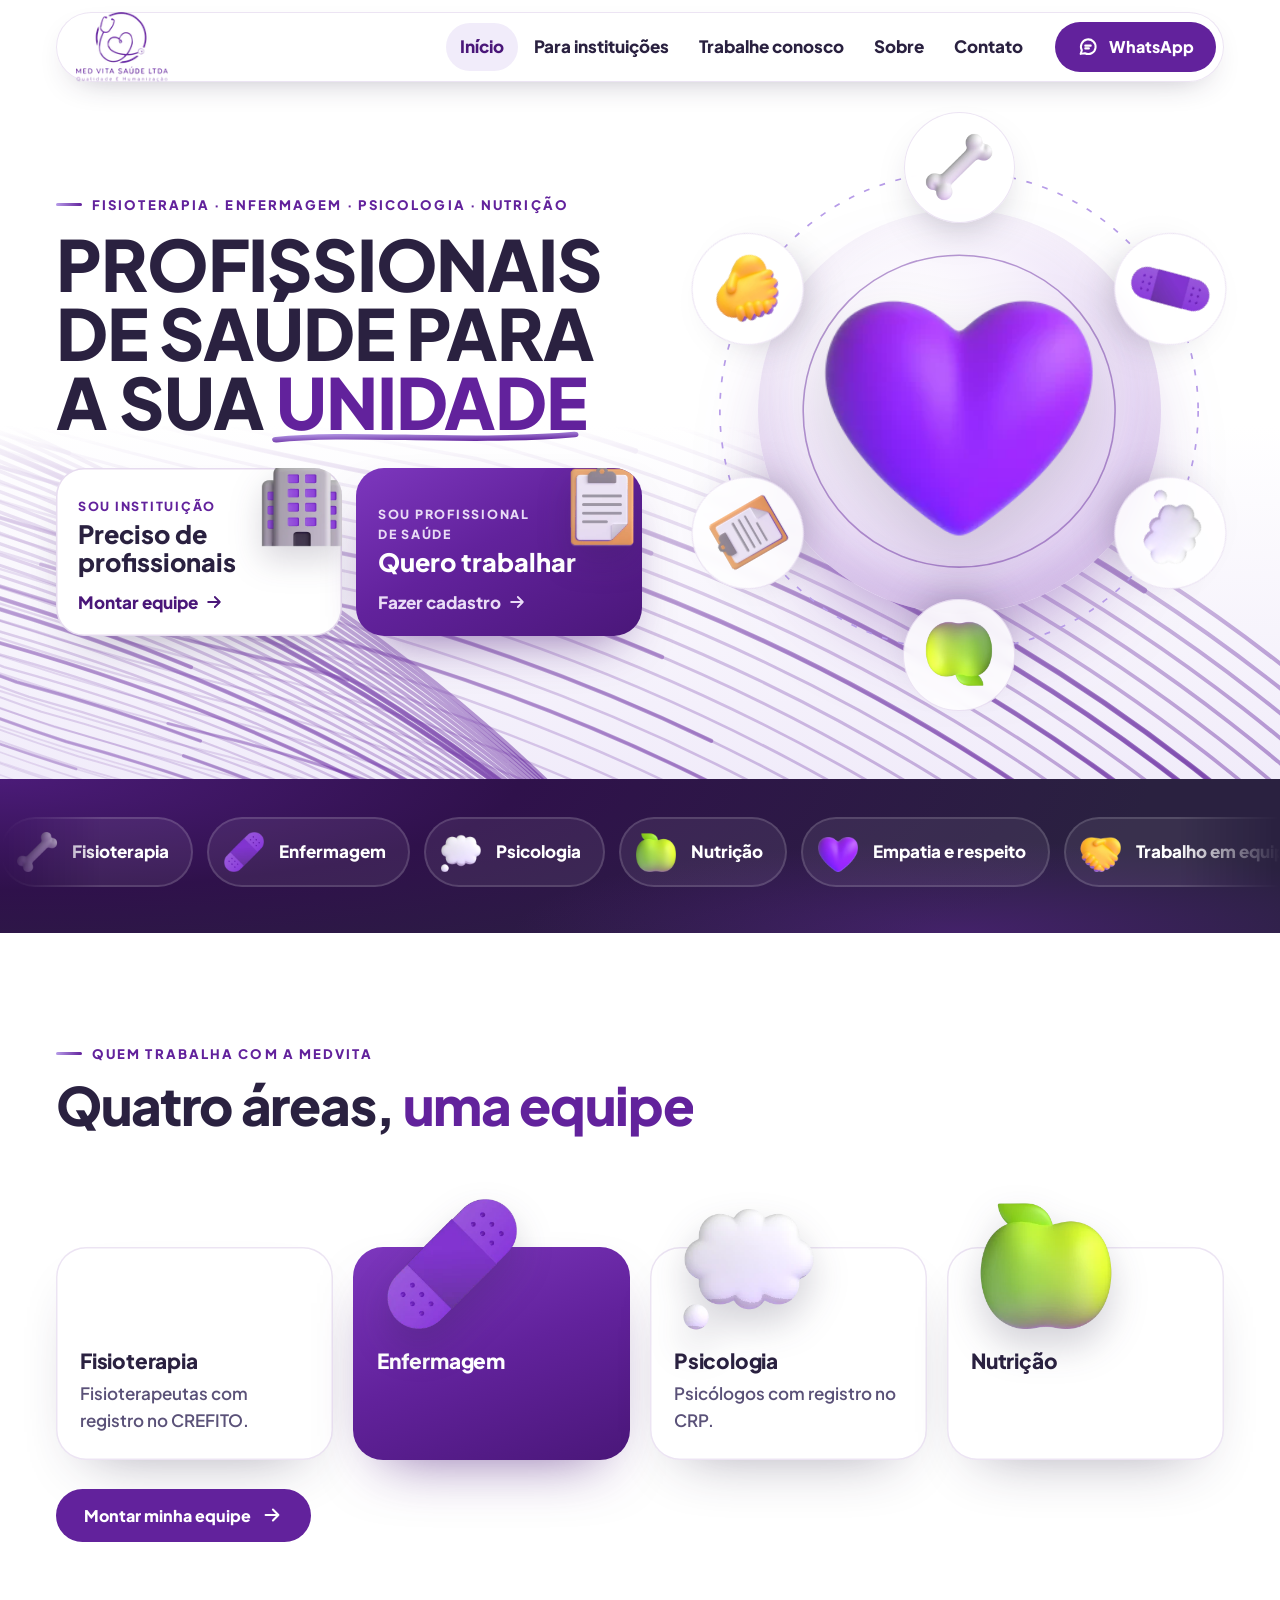
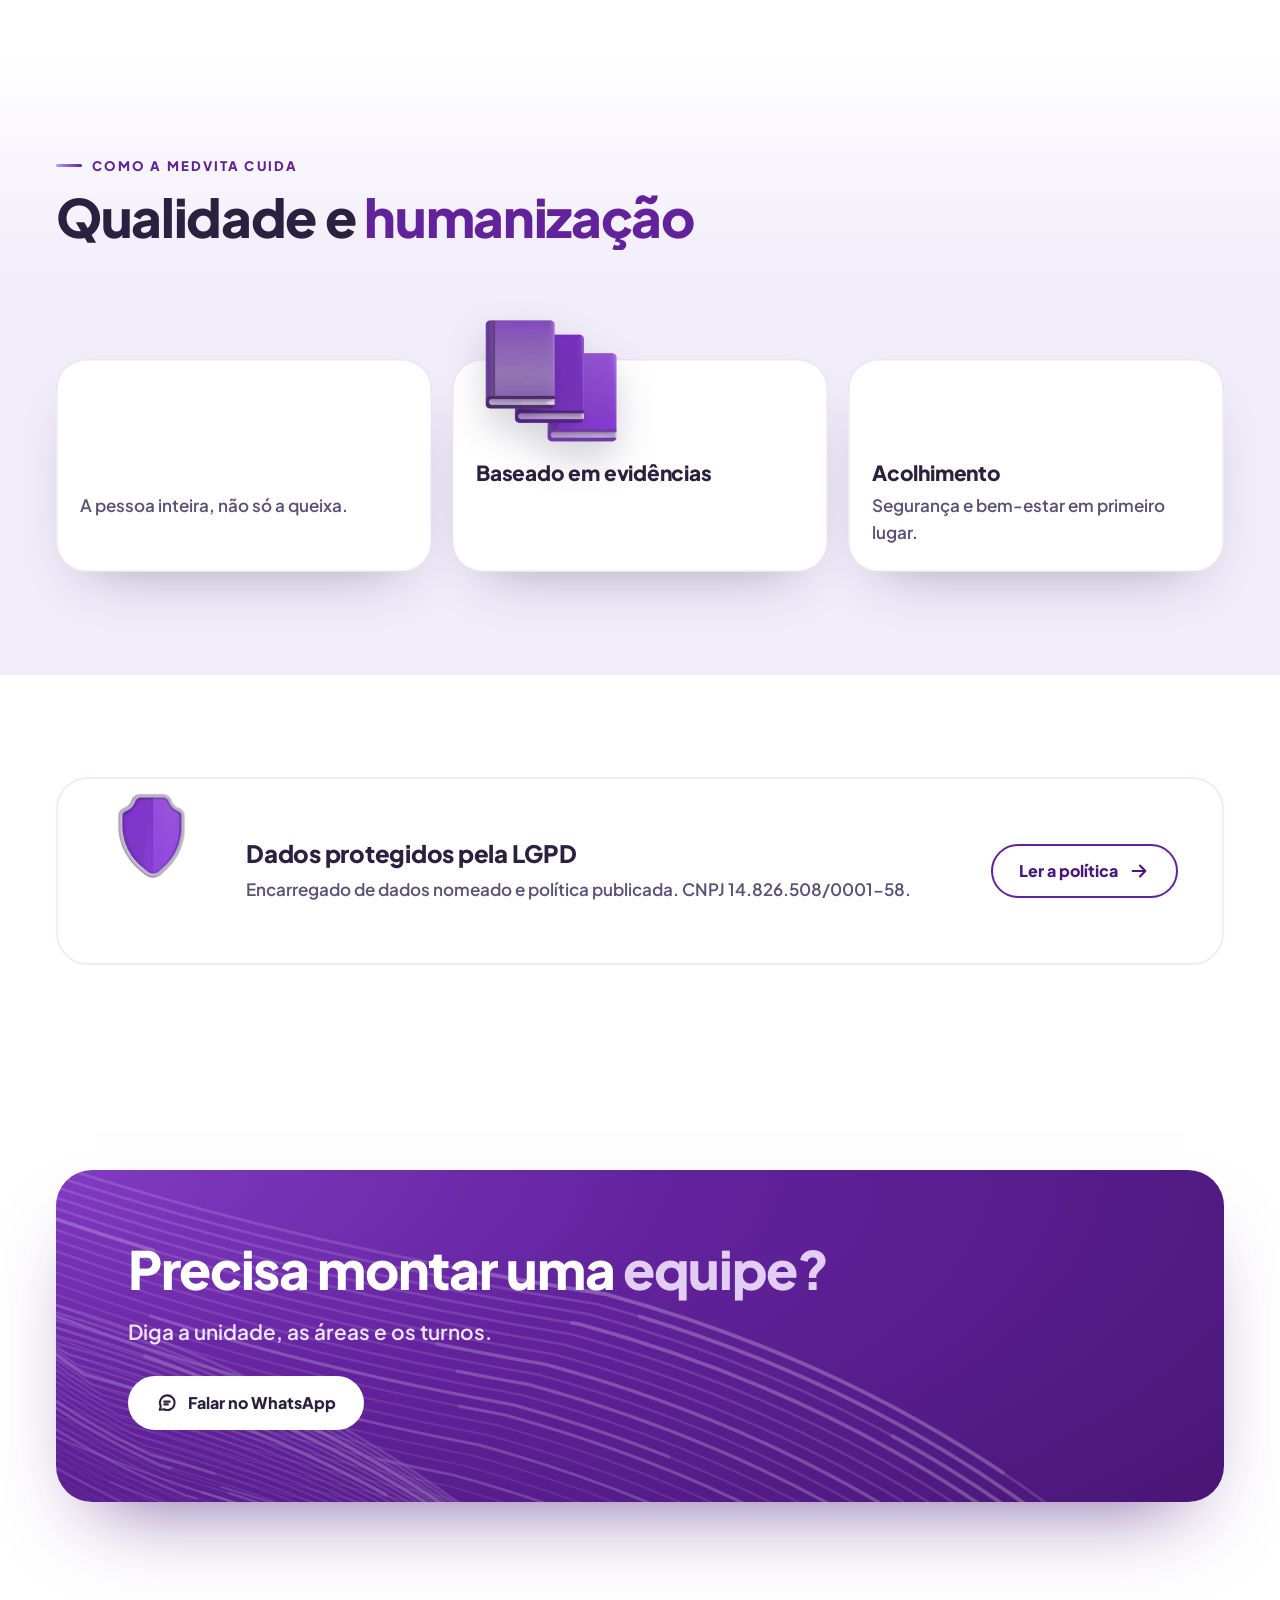
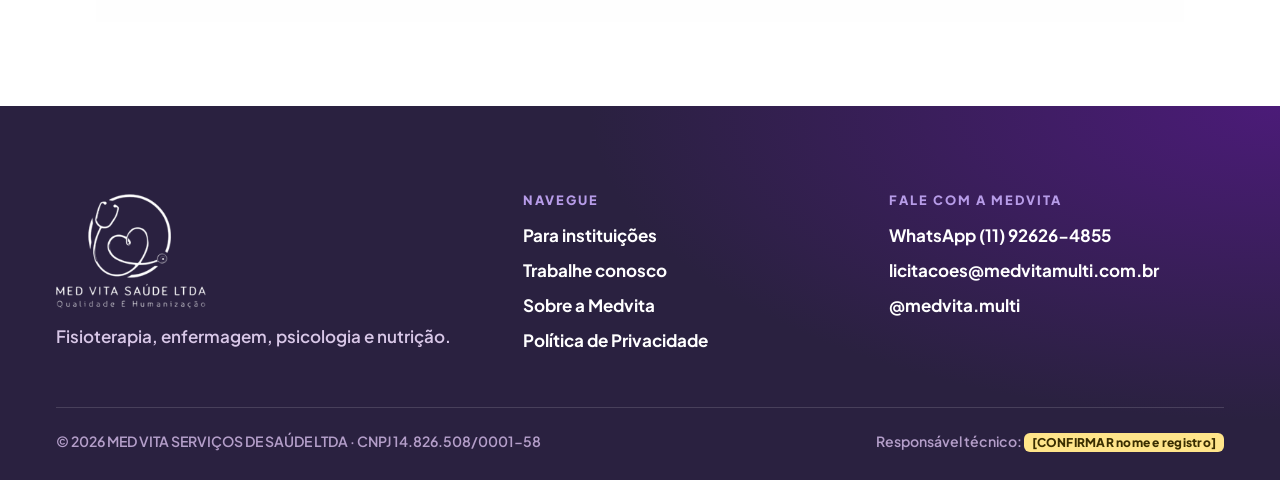
<file: index.html>
<!DOCTYPE html>
<html lang="pt-BR">
<head>
<meta charset="UTF-8">
<meta name="viewport" content="width=device-width, initial-scale=1, viewport-fit=cover">
<script>document.documentElement.classList.add('js');try{if(sessionStorage.getItem('medvita-nav')==='1'&&!matchMedia('(prefers-reduced-motion: reduce)').matches){document.documentElement.classList.add('arriving');}sessionStorage.removeItem('medvita-nav')}catch(e){}</script>
<title>Medvita | Fisioterapia, enfermagem, psicologia e nutrição</title>
<meta name="description" content="Fisioterapeutas, enfermeiros, psicólogos e nutricionistas para instituições públicas e privadas. Monte a equipe e fale com a Medvita pelo WhatsApp.">
<link rel="canonical" href="https://dudugomes-student.github.io/medvita-site/">
<meta name="theme-color" content="#FFFFFF">
<meta property="og:title" content="Medvita | Fisioterapia, enfermagem, psicologia e nutrição">
<meta property="og:description" content="Fisioterapeutas, enfermeiros, psicólogos e nutricionistas para instituições públicas e privadas. Monte a equipe e fale com a Medvita pelo WhatsApp.">
<meta property="og:type" content="website">
<meta property="og:url" content="https://dudugomes-student.github.io/medvita-site/">
<meta property="og:image" content="https://dudugomes-student.github.io/medvita-site/assets/og-medvita.png">
<meta property="og:locale" content="pt_BR">
<meta name="twitter:card" content="summary_large_image">
<link rel="icon" href="assets/favicon.png" type="image/png">
<link rel="preload" href="fonts/plus-jakarta-sans-latin-800-normal.woff2" as="font" type="font/woff2" crossorigin>
<link rel="preload" href="fonts/plus-jakarta-sans-latin-600-normal.woff2" as="font" type="font/woff2" crossorigin>
<link rel="stylesheet" href="css/medvita.css">
<script type="application/ld+json">{"@context": "https://schema.org", "@type": "Organization", "name": "MED VITA SERVIÇOS DE SAÚDE LTDA", "alternateName": "Medvita", "url": "https://dudugomes-student.github.io/medvita-site/", "logo": "https://dudugomes-student.github.io/medvita-site/assets/logo.png", "telephone": "+55-11-92626-4855", "email": "licitacoes@medvitamulti.com.br", "taxID": "14.826.508/0001-58", "areaServed": "BR", "sameAs": ["https://www.instagram.com/medvita.multi/"]}</script><script src="js/main.js" defer></script><script src="js/paths-bg.js" defer></script><script src="js/motion.js" defer></script>
</head>
<body>
<a class="skip-link" href="#conteudo">Pular para o conteúdo</a>
<div class="curtain" aria-hidden="true"><div class="curtain-panel"><span class="curtain-badge"><img src="assets/logo-160.png" width="210" height="160" alt=""></span><span class="curtain-line"></span></div></div>
<div class="progress" aria-hidden="true"></div>
<svg width="0" height="0" style="position:absolute" aria-hidden="true" focusable="false"><defs><linearGradient id="traco" x1="0" y1="0" x2="1" y2="1"><stop offset="0" stop-color="#B79CE8"/><stop offset="1" stop-color="#62229C"/></linearGradient></defs></svg>
<header class="site-header">
  <div class="wrap header-bar">
    <a class="brand" href="index.html" aria-current="page"><picture><source type="image/webp" srcset="assets/logo-80.webp 105w, assets/logo-160.webp 210w" sizes="92px"><img src="assets/logo-80.png" srcset="assets/logo-80.png 105w, assets/logo-160.png 210w" sizes="92px" width="105" height="80" alt="Med Vita Saúde: página inicial"></picture></a>
    <button class="menu-toggle" type="button" aria-expanded="false" aria-controls="menu-principal" aria-label="Abrir menu"><svg class="icon i-open" viewBox="0 0 24 24" aria-hidden="true"><path d="M4 8h16M4 16h16"/></svg><svg class="icon i-close" viewBox="0 0 24 24" aria-hidden="true"><path d="m6 6 12 12M18 6 6 18"/></svg></button>
    <nav class="nav" id="menu-principal" aria-label="Principal">
      <ul class="nav-list"><li><a href="index.html" aria-current="page">Início</a></li><li><a href="para-instituicoes.html">Para instituições</a></li><li><a href="trabalhe-conosco.html">Trabalhe conosco</a></li><li><a href="sobre.html">Sobre</a></li><li><a href="contato.html">Contato</a></li></ul>
      <a class="btn btn-primary header-cta" href="https://wa.me/5511926264855" target="_blank" rel="noopener noreferrer"><svg class="icon" viewBox="0 0 24 24" aria-hidden="true"><path d="M4 19.5 5.3 15.6A8 8 0 1 1 8.6 18.8Z"/><path d="M9 10.5h6M9 13.5h4"/></svg><span>WhatsApp</span><span class="sr-only"> (abre em nova aba)</span></a>
    </nav>
  </div>
</header>
<main id="conteudo" tabindex="-1">
<section class="hero" aria-labelledby="hero-title"><div class="paths-bg" data-paths aria-hidden="true"></div>
  <div class="wrap hero-grid">
    <div>
      <p class="kicker">Fisioterapia · Enfermagem · Psicologia · Nutrição</p>
      <h1 class="display" id="hero-title" data-draw>Profissionais de saúde para a sua <span class="stroke">unidade<svg viewBox="0 0 100 10" preserveAspectRatio="none" aria-hidden="true"><path class="draw" pathLength="1" style="--delay:.5s;--dur:1.1s" d="M2 6.5C26 2.5 62 8.5 98 4"/></svg></span></h1>
      <div class="doors">
        <a class="door" data-tilt href="para-instituicoes.html"><img class="door-img" src="assets/3d/predio.webp" width="256" height="256" alt="" aria-hidden="true" loading="lazy" decoding="async"><small>Sou instituição</small><strong>Preciso de profissionais</strong><span class="go">Montar equipe <svg class="icon" viewBox="0 0 24 24" aria-hidden="true"><path d="M5 12h14M13 6l6 6-6 6"/></svg></span></a>
        <a class="door door-blue" data-tilt href="trabalhe-conosco.html"><img class="door-img" src="assets/3d/prancheta.webp" width="256" height="256" alt="" aria-hidden="true" loading="lazy" decoding="async"><small>Sou profissional de saúde</small><strong>Quero trabalhar</strong><span class="go">Fazer cadastro <svg class="icon" viewBox="0 0 24 24" aria-hidden="true"><path d="M5 12h14M13 6l6 6-6 6"/></svg></span></a>
      </div>
    </div>
    <figure class="orbit-stage" role="img" aria-label="Coração roxo em 3D no centro, com osso, curativo, balão de pensamento, maçã, prancheta e aperto de mãos girando em volta.">
  <span class="orbit-glow" aria-hidden="true"></span>
  <svg class="orbit-ring" viewBox="0 0 100 100" aria-hidden="true"><circle cx="50" cy="50" r="49"/></svg>
  <svg class="orbit-ring orbit-ring-2" viewBox="0 0 100 100" aria-hidden="true"><circle cx="50" cy="50" r="49"/></svg>
  <ul class="orbit" aria-hidden="true"><li style="--i:0;--n:6"><span class="orbit-item"><img class="orbit-img" src="assets/3d/osso.webp" width="256" height="256" alt="" aria-hidden="true" loading="lazy" decoding="async"></span></li><li style="--i:1;--n:6"><span class="orbit-item"><img class="orbit-img" src="assets/3d/curativo.webp" width="256" height="256" alt="" aria-hidden="true" loading="lazy" decoding="async"></span></li><li style="--i:2;--n:6"><span class="orbit-item"><img class="orbit-img" src="assets/3d/pensamento.webp" width="256" height="256" alt="" aria-hidden="true" loading="lazy" decoding="async"></span></li><li style="--i:3;--n:6"><span class="orbit-item"><img class="orbit-img" src="assets/3d/maca.webp" width="256" height="256" alt="" aria-hidden="true" loading="lazy" decoding="async"></span></li><li style="--i:4;--n:6"><span class="orbit-item"><img class="orbit-img" src="assets/3d/prancheta.webp" width="256" height="256" alt="" aria-hidden="true" loading="lazy" decoding="async"></span></li><li style="--i:5;--n:6"><span class="orbit-item"><img class="orbit-img" src="assets/3d/maos.webp" width="256" height="256" alt="" aria-hidden="true" loading="lazy" decoding="async"></span></li></ul>
  <span class="orbit-center" data-depth="0.15"><img class="orbit-hub" src="assets/3d/coracao.webp" width="256" height="256" alt="" aria-hidden="true" fetchpriority="high"></span>
</figure>
  </div>
</section>

<section class="band-navy band-thin" aria-label="Áreas e valores"><div class="marquee" aria-label="Áreas e valores"><ul class="mq-track"><li><img class="mq-img" src="assets/3d/osso.webp" width="256" height="256" alt="" aria-hidden="true" loading="lazy" decoding="async"><span>Fisioterapia</span></li><li><img class="mq-img" src="assets/3d/curativo.webp" width="256" height="256" alt="" aria-hidden="true" loading="lazy" decoding="async"><span>Enfermagem</span></li><li><img class="mq-img" src="assets/3d/pensamento.webp" width="256" height="256" alt="" aria-hidden="true" loading="lazy" decoding="async"><span>Psicologia</span></li><li><img class="mq-img" src="assets/3d/maca.webp" width="256" height="256" alt="" aria-hidden="true" loading="lazy" decoding="async"><span>Nutrição</span></li><li><img class="mq-img" src="assets/3d/coracao.webp" width="256" height="256" alt="" aria-hidden="true" loading="lazy" decoding="async"><span>Empatia e respeito</span></li><li><img class="mq-img" src="assets/3d/maos.webp" width="256" height="256" alt="" aria-hidden="true" loading="lazy" decoding="async"><span>Trabalho em equipe</span></li><li><img class="mq-img" src="assets/3d/escudo.webp" width="256" height="256" alt="" aria-hidden="true" loading="lazy" decoding="async"><span>Integridade</span></li><li><img class="mq-img" src="assets/3d/livros.webp" width="256" height="256" alt="" aria-hidden="true" loading="lazy" decoding="async"><span>Cuidado baseado em evidências</span></li></ul><ul class="mq-track" aria-hidden="true"><li><img class="mq-img" src="assets/3d/osso.webp" width="256" height="256" alt="" aria-hidden="true" loading="lazy" decoding="async"><span>Fisioterapia</span></li><li><img class="mq-img" src="assets/3d/curativo.webp" width="256" height="256" alt="" aria-hidden="true" loading="lazy" decoding="async"><span>Enfermagem</span></li><li><img class="mq-img" src="assets/3d/pensamento.webp" width="256" height="256" alt="" aria-hidden="true" loading="lazy" decoding="async"><span>Psicologia</span></li><li><img class="mq-img" src="assets/3d/maca.webp" width="256" height="256" alt="" aria-hidden="true" loading="lazy" decoding="async"><span>Nutrição</span></li><li><img class="mq-img" src="assets/3d/coracao.webp" width="256" height="256" alt="" aria-hidden="true" loading="lazy" decoding="async"><span>Empatia e respeito</span></li><li><img class="mq-img" src="assets/3d/maos.webp" width="256" height="256" alt="" aria-hidden="true" loading="lazy" decoding="async"><span>Trabalho em equipe</span></li><li><img class="mq-img" src="assets/3d/escudo.webp" width="256" height="256" alt="" aria-hidden="true" loading="lazy" decoding="async"><span>Integridade</span></li><li><img class="mq-img" src="assets/3d/livros.webp" width="256" height="256" alt="" aria-hidden="true" loading="lazy" decoding="async"><span>Cuidado baseado em evidências</span></li></ul></div></section>

<section class="section" aria-labelledby="areas-title"><div class="wrap">
  <div class="section-head reveal">
    <p class="kicker">Quem trabalha com a Medvita</p>
    <h2 class="title" id="areas-title">Quatro áreas, <span class="blue">uma equipe</span></h2>
  </div>
  <div class="tiles"><article class="tile reveal" data-tilt style="--d:0.00s"><span class="tile-art"><img class="art3d" src="assets/3d/osso.webp" width="256" height="256" alt="" aria-hidden="true" loading="lazy" decoding="async"></span><h3>Fisioterapia</h3><p>Fisioterapeutas com registro no CREFITO.</p></article><article class="tile tile-blue reveal" data-tilt style="--d:0.08s"><span class="tile-art"><img class="art3d" src="assets/3d/curativo.webp" width="256" height="256" alt="" aria-hidden="true" loading="lazy" decoding="async"></span><h3>Enfermagem</h3><p>Enfermeiros com registro no COREN.</p></article><article class="tile reveal" data-tilt style="--d:0.16s"><span class="tile-art"><img class="art3d" src="assets/3d/pensamento.webp" width="256" height="256" alt="" aria-hidden="true" loading="lazy" decoding="async"></span><h3>Psicologia</h3><p>Psicólogos com registro no CRP.</p></article><article class="tile reveal" data-tilt style="--d:0.24s"><span class="tile-art"><img class="art3d" src="assets/3d/maca.webp" width="256" height="256" alt="" aria-hidden="true" loading="lazy" decoding="async"></span><h3>Nutrição</h3><p>Nutricionistas com registro no CRN.</p></article></div>
  <div class="btn-row reveal"><a class="btn btn-primary" href="para-instituicoes.html"><span>Montar minha equipe</span><svg class="icon" viewBox="0 0 24 24" aria-hidden="true"><path d="M5 12h14M13 6l6 6-6 6"/></svg></a></div>
</div></section>

<section class="section section-sky" aria-labelledby="jeito-title"><div class="wrap">
  <div class="section-head reveal">
    <p class="kicker">Como a Medvita cuida</p>
    <h2 class="title" id="jeito-title">Qualidade e <span class="blue">humanização</span></h2>
  </div>
  <div class="tiles tiles-3"><article class="tile reveal" data-tilt style="--d:0.00s"><span class="tile-art"><img class="art3d" src="assets/3d/check.webp" width="256" height="256" alt="" aria-hidden="true" loading="lazy" decoding="async"></span><h3>Atendimento integral</h3><p>A pessoa inteira, não só a queixa.</p></article><article class="tile reveal" data-tilt style="--d:0.08s"><span class="tile-art"><img class="art3d" src="assets/3d/livros.webp" width="256" height="256" alt="" aria-hidden="true" loading="lazy" decoding="async"></span><h3>Baseado em evidências</h3><p>Conduta apoiada em estudo e protocolo.</p></article><article class="tile reveal" data-tilt style="--d:0.16s"><span class="tile-art"><img class="art3d" src="assets/3d/coracao.webp" width="256" height="256" alt="" aria-hidden="true" loading="lazy" decoding="async"></span><h3>Acolhimento</h3><p>Segurança e bem-estar em primeiro lugar.</p></article></div>
</div></section>

<section class="section" aria-label="Proteção de dados"><div class="wrap"><div class="trust reveal">
  <span class="float trust-float" data-depth="0.2"><img class="trust-art" src="assets/3d/escudo.webp" width="256" height="256" alt="" aria-hidden="true" loading="lazy" decoding="async"></span>
  <div><h2 class="subtitle">Dados protegidos pela LGPD</h2>
  <p>Encarregado de dados nomeado e política publicada. CNPJ 14.826.508/0001-58.</p></div>
  <a class="btn btn-outline" href="privacidade.html"><span>Ler a política</span><svg class="icon" viewBox="0 0 24 24" aria-hidden="true"><path d="M5 12h14M13 6l6 6-6 6"/></svg></a>
</div></div></section>

<section class="section" aria-labelledby="cta-title"><div class="wrap">
  <div class="cta reveal"><div class="paths-bg paths-light" data-paths aria-hidden="true"></div>
    <h2 class="title" id="cta-title">Precisa montar uma <span class="blue">equipe?</span></h2>
    <p class="lede">Diga a unidade, as áreas e os turnos.</p>
    <div class="btn-row"><a class="btn btn-white" href="https://wa.me/5511926264855" target="_blank" rel="noopener noreferrer"><svg class="icon" viewBox="0 0 24 24" aria-hidden="true"><path d="M4 19.5 5.3 15.6A8 8 0 1 1 8.6 18.8Z"/><path d="M9 10.5h6M9 13.5h4"/></svg><span>Falar no WhatsApp</span><span class="sr-only"> (abre em nova aba)</span></a></div>
  </div>
</div></section>

</main>
<footer class="site-footer">
  <div class="wrap">
    <div class="footer-grid">
      <div class="footer-brand">
        <img src="assets/logo-branco-160.png" width="210" height="160" alt="Med Vita Saúde: Qualidade e Humanização" loading="lazy">
        <p>Fisioterapia, enfermagem, psicologia e nutrição.</p>
      </div>
      <div>
        <h2>Navegue</h2>
        <ul>
          <li><a href="para-instituicoes.html">Para instituições</a></li>
          <li><a href="trabalhe-conosco.html">Trabalhe conosco</a></li>
          <li><a href="sobre.html">Sobre a Medvita</a></li>
          <li><a href="privacidade.html">Política de Privacidade</a></li>
        </ul>
      </div>
      <div>
        <h2>Fale com a Medvita</h2>
        <ul>
          <li><a href="https://wa.me/5511926264855" target="_blank" rel="noopener noreferrer">WhatsApp (11) 92626-4855<span class="sr-only"> (abre em nova aba)</span></a></li>
          <li><a href="mailto:licitacoes@medvitamulti.com.br">licitacoes@medvitamulti.com.br</a></li>
          <li><a href="https://www.instagram.com/medvita.multi/" target="_blank" rel="noopener noreferrer">@medvita.multi<span class="sr-only"> (abre em nova aba)</span></a></li>
        </ul>
      </div>
    </div>
    <div class="legal">
      <span>© <span data-year>2026</span> MED VITA SERVIÇOS DE SAÚDE LTDA · CNPJ 14.826.508/0001-58</span>
      <span>Responsável técnico: <mark class="confirmar">[CONFIRMAR nome e registro]</mark></span>
    </div>
  </div>
</footer>
<nav class="mobile-bar" aria-label="Atalhos">
  <a class="btn btn-primary" href="https://wa.me/5511926264855" target="_blank" rel="noopener noreferrer"><svg class="icon" viewBox="0 0 24 24" aria-hidden="true"><path d="M4 19.5 5.3 15.6A8 8 0 1 1 8.6 18.8Z"/><path d="M9 10.5h6M9 13.5h4"/></svg><span>WhatsApp</span><span class="sr-only"> (abre em nova aba)</span></a>
  <a class="btn btn-outline" href="para-instituicoes.html"><span>Montar equipe</span></a>
</nav>
</body>
</html>
</file>
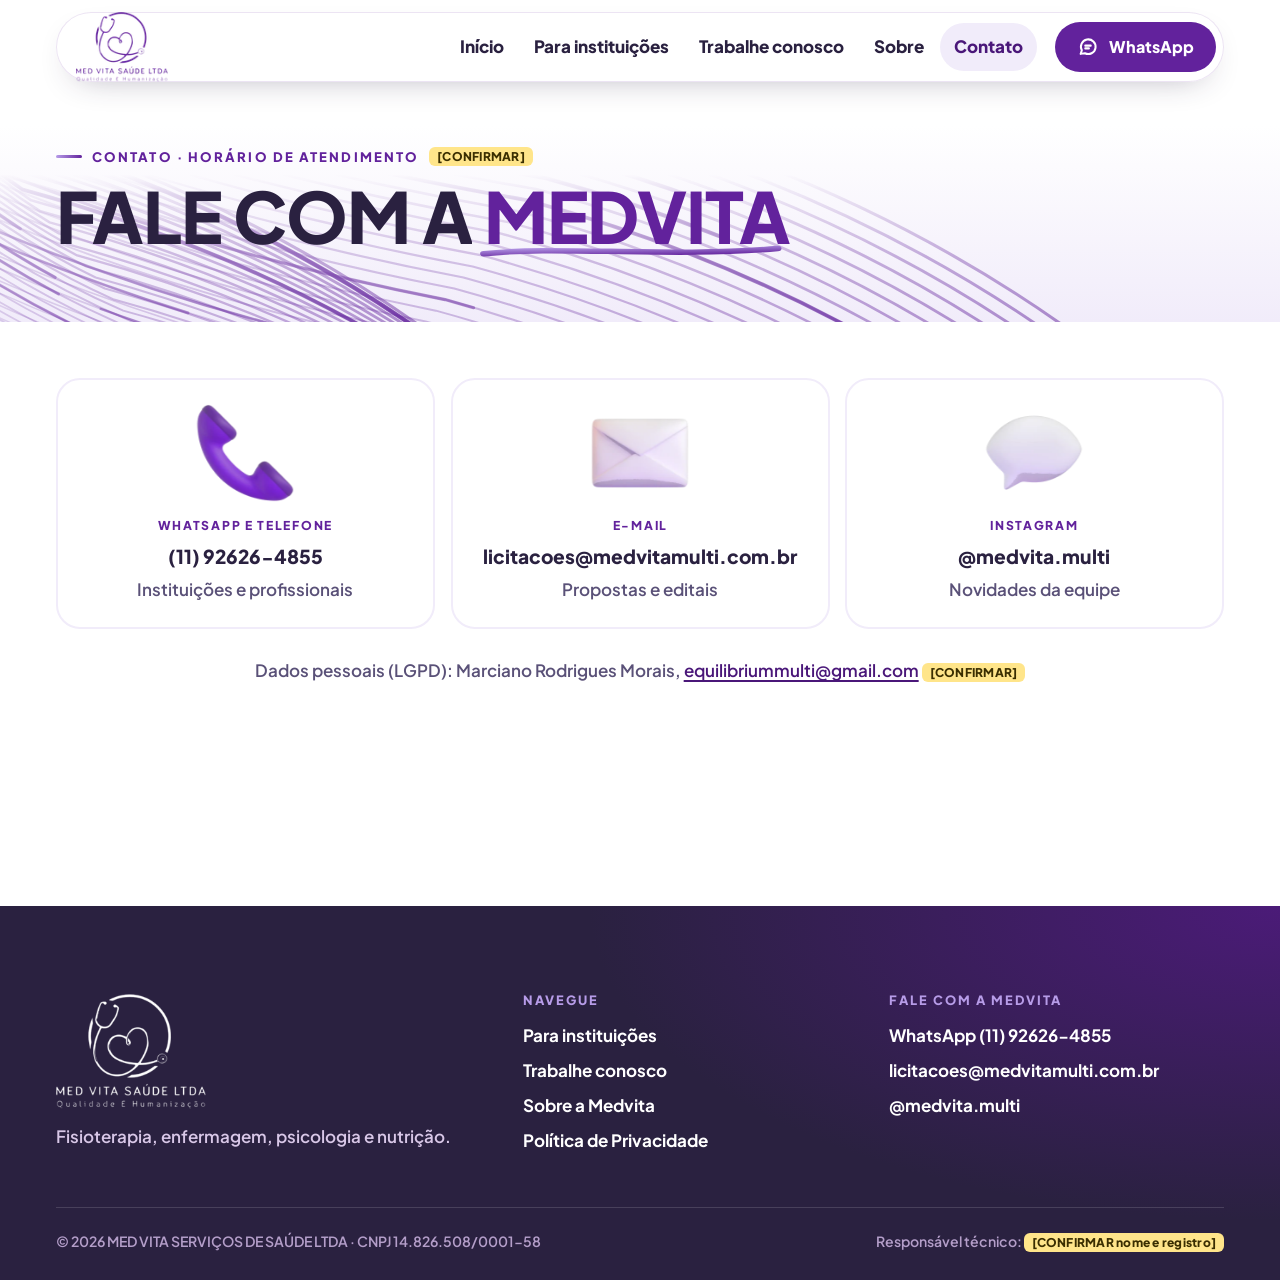
<file: contato.html>
<!DOCTYPE html>
<html lang="pt-BR">
<head>
<meta charset="UTF-8">
<meta name="viewport" content="width=device-width, initial-scale=1, viewport-fit=cover">
<script>document.documentElement.classList.add('js');try{if(sessionStorage.getItem('medvita-nav')==='1'&&!matchMedia('(prefers-reduced-motion: reduce)').matches){document.documentElement.classList.add('arriving');}sessionStorage.removeItem('medvita-nav')}catch(e){}</script>
<title>Contato | Medvita</title>
<meta name="description" content="WhatsApp (11) 92626-4855, e-mail licitacoes@medvitamulti.com.br e Instagram @medvita.multi.">
<link rel="canonical" href="https://dudugomes-student.github.io/medvita-site/contato.html">
<meta name="theme-color" content="#FFFFFF">
<meta property="og:title" content="Contato | Medvita">
<meta property="og:description" content="WhatsApp (11) 92626-4855, e-mail licitacoes@medvitamulti.com.br e Instagram @medvita.multi.">
<meta property="og:type" content="website">
<meta property="og:url" content="https://dudugomes-student.github.io/medvita-site/contato.html">
<meta property="og:image" content="https://dudugomes-student.github.io/medvita-site/assets/og-medvita.png">
<meta property="og:locale" content="pt_BR">
<meta name="twitter:card" content="summary_large_image">
<link rel="icon" href="assets/favicon.png" type="image/png">
<link rel="preload" href="fonts/plus-jakarta-sans-latin-800-normal.woff2" as="font" type="font/woff2" crossorigin>
<link rel="preload" href="fonts/plus-jakarta-sans-latin-600-normal.woff2" as="font" type="font/woff2" crossorigin>
<link rel="stylesheet" href="css/medvita.css">
<script src="js/main.js" defer></script><script src="js/paths-bg.js" defer></script><script src="js/motion.js" defer></script>
</head>
<body>
<a class="skip-link" href="#conteudo">Pular para o conteúdo</a>
<div class="curtain" aria-hidden="true"><div class="curtain-panel"><span class="curtain-badge"><img src="assets/logo-160.png" width="210" height="160" alt=""></span><span class="curtain-line"></span></div></div>
<div class="progress" aria-hidden="true"></div>
<svg width="0" height="0" style="position:absolute" aria-hidden="true" focusable="false"><defs><linearGradient id="traco" x1="0" y1="0" x2="1" y2="1"><stop offset="0" stop-color="#B79CE8"/><stop offset="1" stop-color="#62229C"/></linearGradient></defs></svg>
<header class="site-header">
  <div class="wrap header-bar">
    <a class="brand" href="index.html"><picture><source type="image/webp" srcset="assets/logo-80.webp 105w, assets/logo-160.webp 210w" sizes="92px"><img src="assets/logo-80.png" srcset="assets/logo-80.png 105w, assets/logo-160.png 210w" sizes="92px" width="105" height="80" alt="Med Vita Saúde: página inicial"></picture></a>
    <button class="menu-toggle" type="button" aria-expanded="false" aria-controls="menu-principal" aria-label="Abrir menu"><svg class="icon i-open" viewBox="0 0 24 24" aria-hidden="true"><path d="M4 8h16M4 16h16"/></svg><svg class="icon i-close" viewBox="0 0 24 24" aria-hidden="true"><path d="m6 6 12 12M18 6 6 18"/></svg></button>
    <nav class="nav" id="menu-principal" aria-label="Principal">
      <ul class="nav-list"><li><a href="index.html">Início</a></li><li><a href="para-instituicoes.html">Para instituições</a></li><li><a href="trabalhe-conosco.html">Trabalhe conosco</a></li><li><a href="sobre.html">Sobre</a></li><li><a href="contato.html" aria-current="page">Contato</a></li></ul>
      <a class="btn btn-primary header-cta" href="https://wa.me/5511926264855" target="_blank" rel="noopener noreferrer"><svg class="icon" viewBox="0 0 24 24" aria-hidden="true"><path d="M4 19.5 5.3 15.6A8 8 0 1 1 8.6 18.8Z"/><path d="M9 10.5h6M9 13.5h4"/></svg><span>WhatsApp</span><span class="sr-only"> (abre em nova aba)</span></a>
    </nav>
  </div>
</header>
<main id="conteudo" tabindex="-1">
<section class="page-hero" aria-labelledby="hero-title"><div class="paths-bg" data-paths aria-hidden="true"></div><div class="wrap">
  <p class="kicker">Contato · horário de atendimento <mark class="confirmar">[CONFIRMAR]</mark></p>
  <h1 class="display" id="hero-title" data-draw>Fale com a <span class="stroke">Medvita<svg viewBox="0 0 100 10" preserveAspectRatio="none" aria-hidden="true"><path class="draw" pathLength="1" style="--delay:.5s;--dur:1.1s" d="M2 6.5C26 2.5 62 8.5 98 4"/></svg></span></h1>
</div></section>
<section class="section" aria-labelledby="canais-title" style="padding-top:clamp(32px,5vw,56px)"><div class="wrap">
  <h2 class="sr-only" id="canais-title">Canais</h2>
  <div class="channels">
    <a class="channel channel-art reveal" data-tilt href="https://wa.me/5511926264855" target="_blank" rel="noopener noreferrer"><img class="channel-img" src="assets/3d/telefone.webp" width="256" height="256" alt="" aria-hidden="true" loading="lazy" decoding="async"><small>WhatsApp e telefone</small><strong>(11) 92626-4855</strong><span>Instituições e profissionais</span><span class="sr-only"> (abre em nova aba)</span></a>
    <a class="channel channel-art reveal" data-tilt style="--d:.06s" href="mailto:licitacoes@medvitamulti.com.br"><img class="channel-img" src="assets/3d/envelope.webp" width="256" height="256" alt="" aria-hidden="true" loading="lazy" decoding="async"><small>E-mail</small><strong>licitacoes@medvitamulti.com.br</strong><span>Propostas e editais</span></a>
    <a class="channel channel-art reveal" data-tilt style="--d:.12s" href="https://www.instagram.com/medvita.multi/" target="_blank" rel="noopener noreferrer"><img class="channel-img" src="assets/3d/conversa.webp" width="256" height="256" alt="" aria-hidden="true" loading="lazy" decoding="async"><small>Instagram</small><strong>@medvita.multi</strong><span>Novidades da equipe</span><span class="sr-only"> (abre em nova aba)</span></a>
  </div>
  <p class="muted contact-note">Dados pessoais (LGPD): Marciano Rodrigues Morais, <a href="mailto:equilibriummulti@gmail.com">equilibriummulti@gmail.com</a> <mark class="confirmar">[CONFIRMAR]</mark></p>
</div></section>

</main>
<footer class="site-footer">
  <div class="wrap">
    <div class="footer-grid">
      <div class="footer-brand">
        <img src="assets/logo-branco-160.png" width="210" height="160" alt="Med Vita Saúde: Qualidade e Humanização" loading="lazy">
        <p>Fisioterapia, enfermagem, psicologia e nutrição.</p>
      </div>
      <div>
        <h2>Navegue</h2>
        <ul>
          <li><a href="para-instituicoes.html">Para instituições</a></li>
          <li><a href="trabalhe-conosco.html">Trabalhe conosco</a></li>
          <li><a href="sobre.html">Sobre a Medvita</a></li>
          <li><a href="privacidade.html">Política de Privacidade</a></li>
        </ul>
      </div>
      <div>
        <h2>Fale com a Medvita</h2>
        <ul>
          <li><a href="https://wa.me/5511926264855" target="_blank" rel="noopener noreferrer">WhatsApp (11) 92626-4855<span class="sr-only"> (abre em nova aba)</span></a></li>
          <li><a href="mailto:licitacoes@medvitamulti.com.br">licitacoes@medvitamulti.com.br</a></li>
          <li><a href="https://www.instagram.com/medvita.multi/" target="_blank" rel="noopener noreferrer">@medvita.multi<span class="sr-only"> (abre em nova aba)</span></a></li>
        </ul>
      </div>
    </div>
    <div class="legal">
      <span>© <span data-year>2026</span> MED VITA SERVIÇOS DE SAÚDE LTDA · CNPJ 14.826.508/0001-58</span>
      <span>Responsável técnico: <mark class="confirmar">[CONFIRMAR nome e registro]</mark></span>
    </div>
  </div>
</footer>
<nav class="mobile-bar" aria-label="Atalhos">
  <a class="btn btn-primary" href="https://wa.me/5511926264855" target="_blank" rel="noopener noreferrer"><svg class="icon" viewBox="0 0 24 24" aria-hidden="true"><path d="M4 19.5 5.3 15.6A8 8 0 1 1 8.6 18.8Z"/><path d="M9 10.5h6M9 13.5h4"/></svg><span>WhatsApp</span><span class="sr-only"> (abre em nova aba)</span></a>
  <a class="btn btn-outline" href="para-instituicoes.html"><span>Montar equipe</span></a>
</nav>
</body>
</html>
</file>
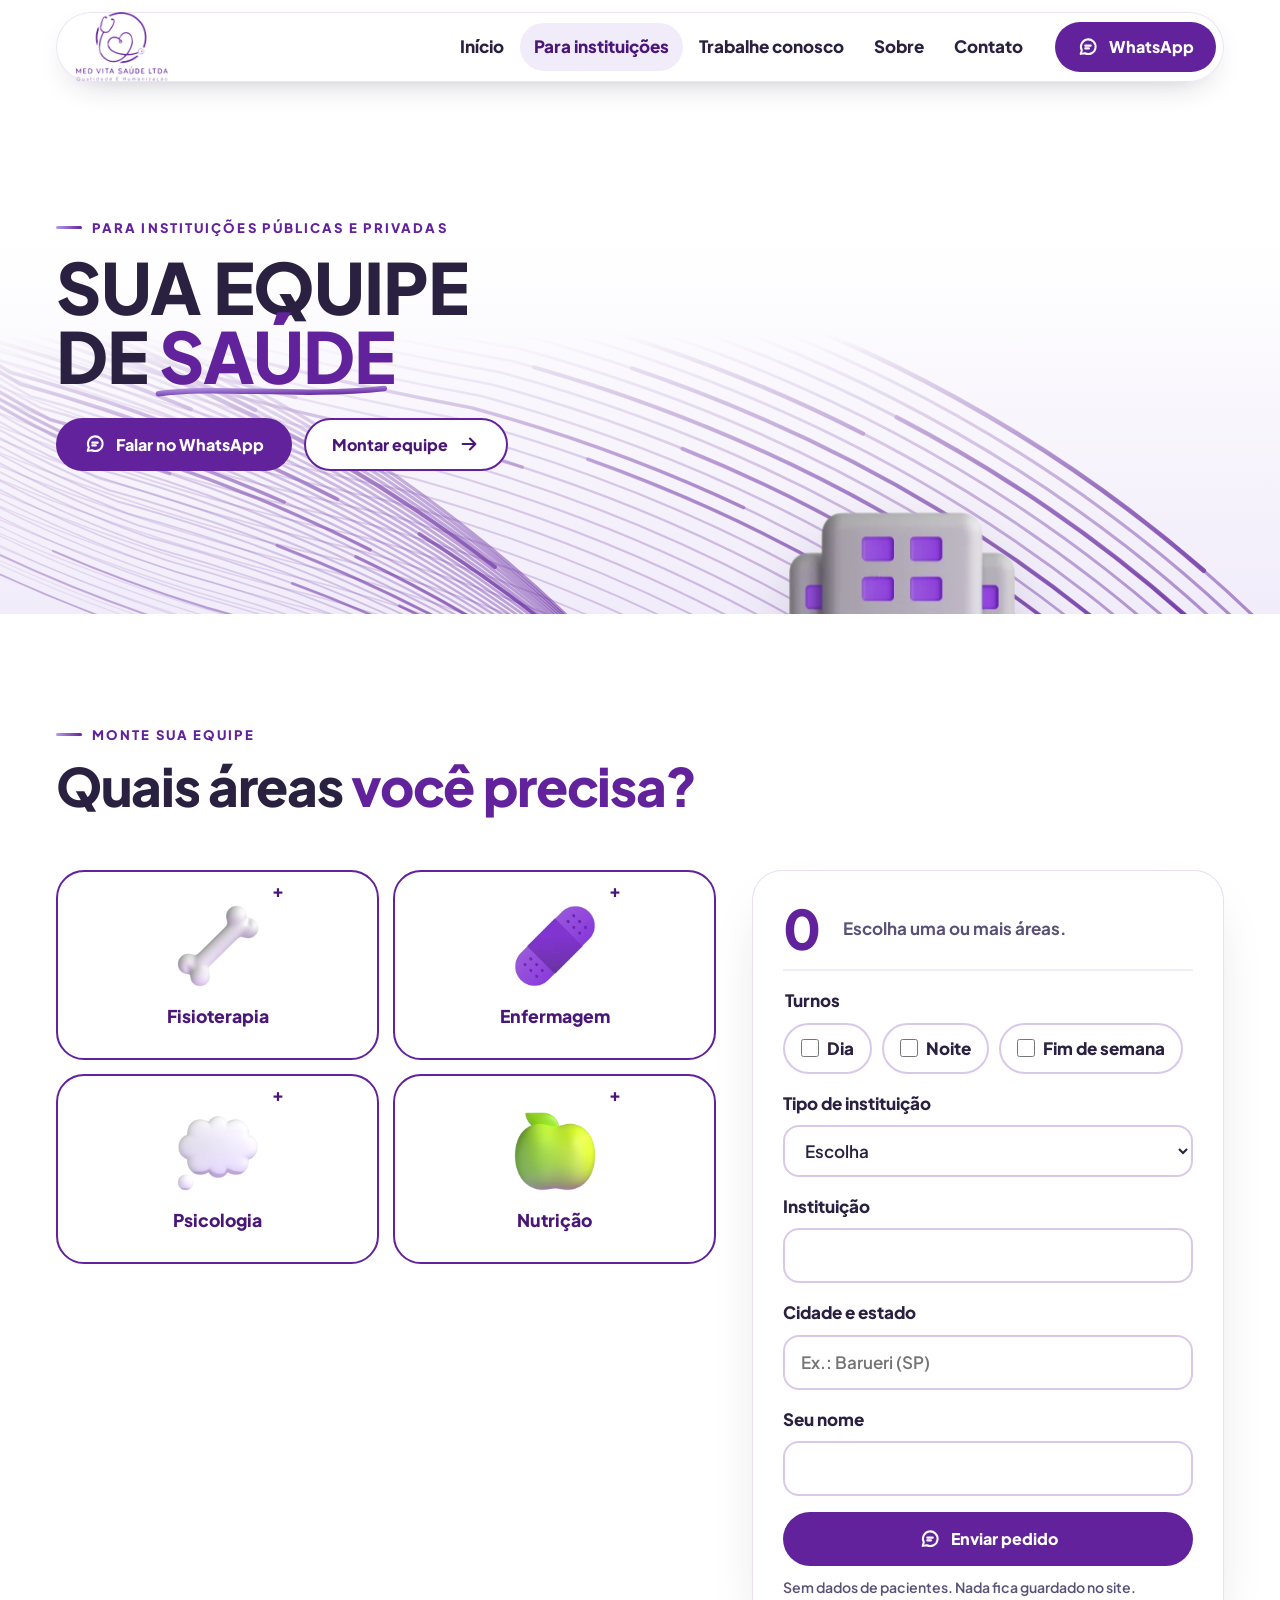
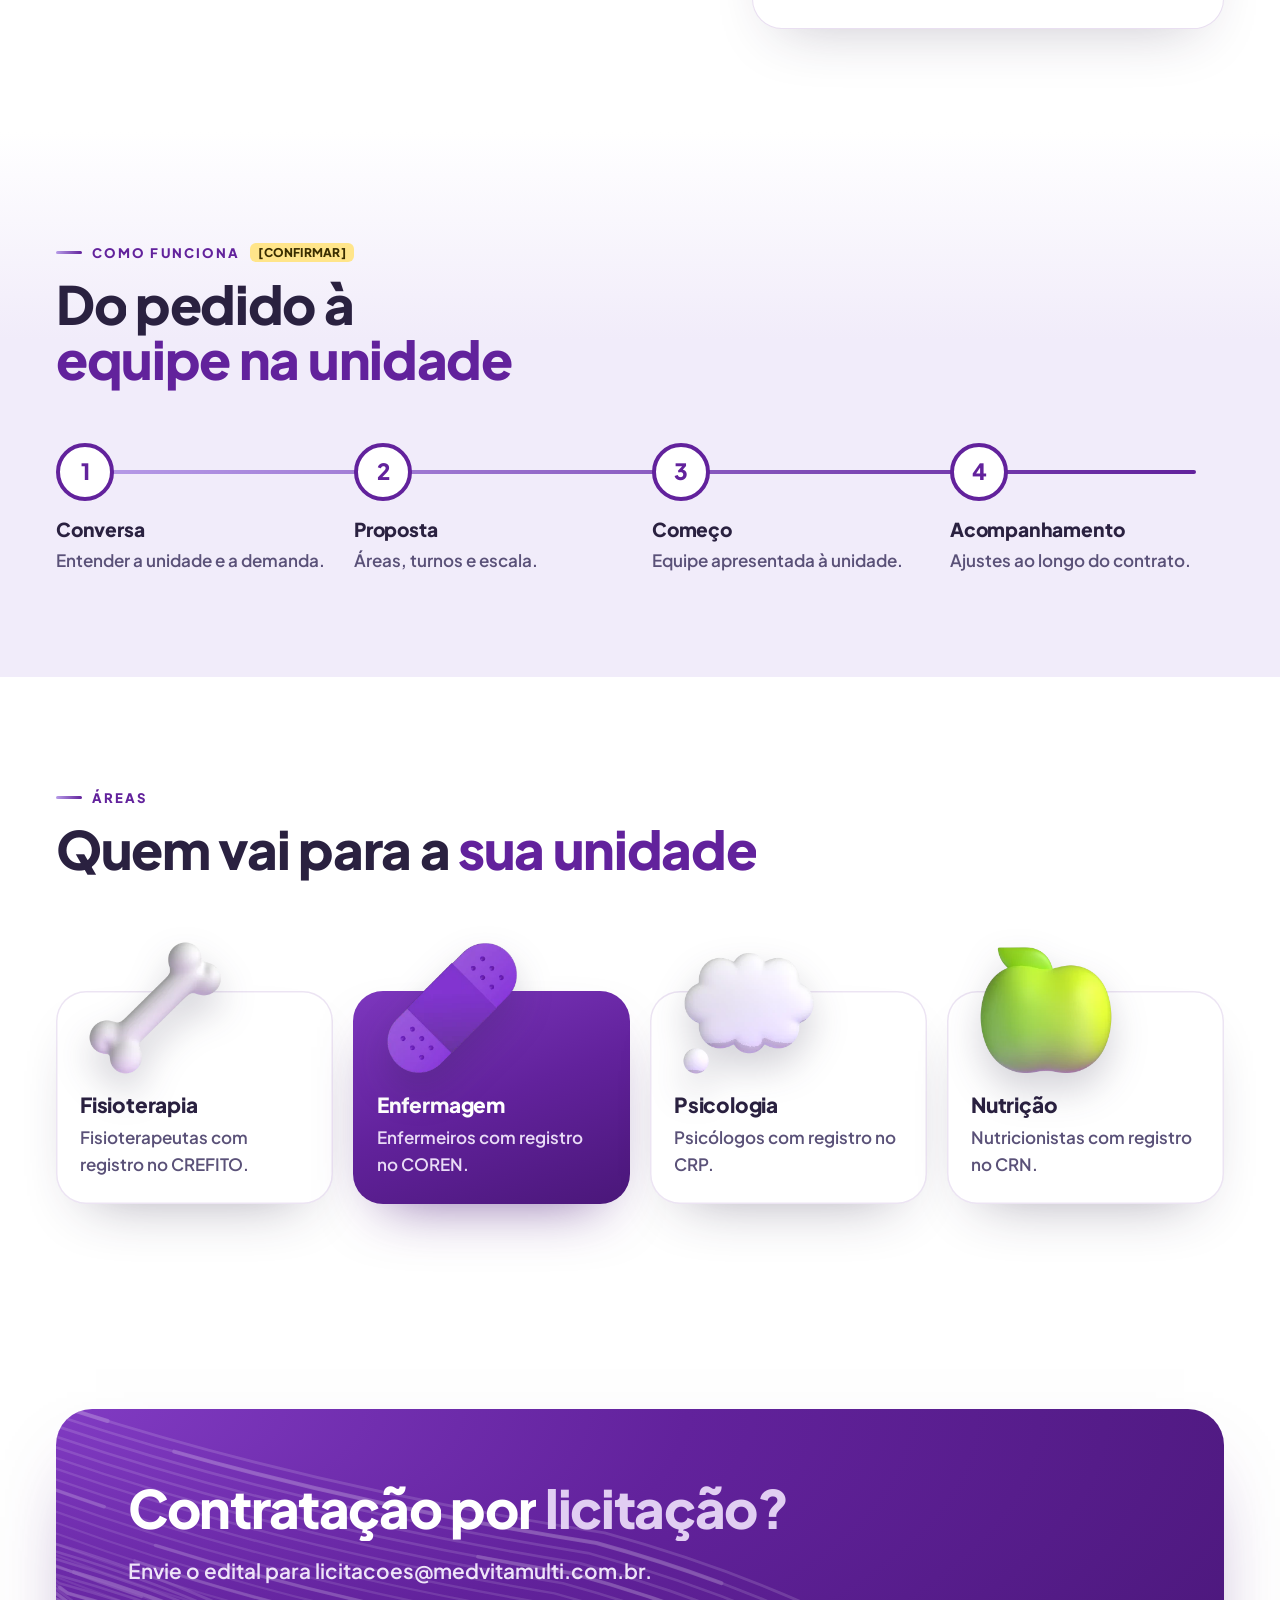
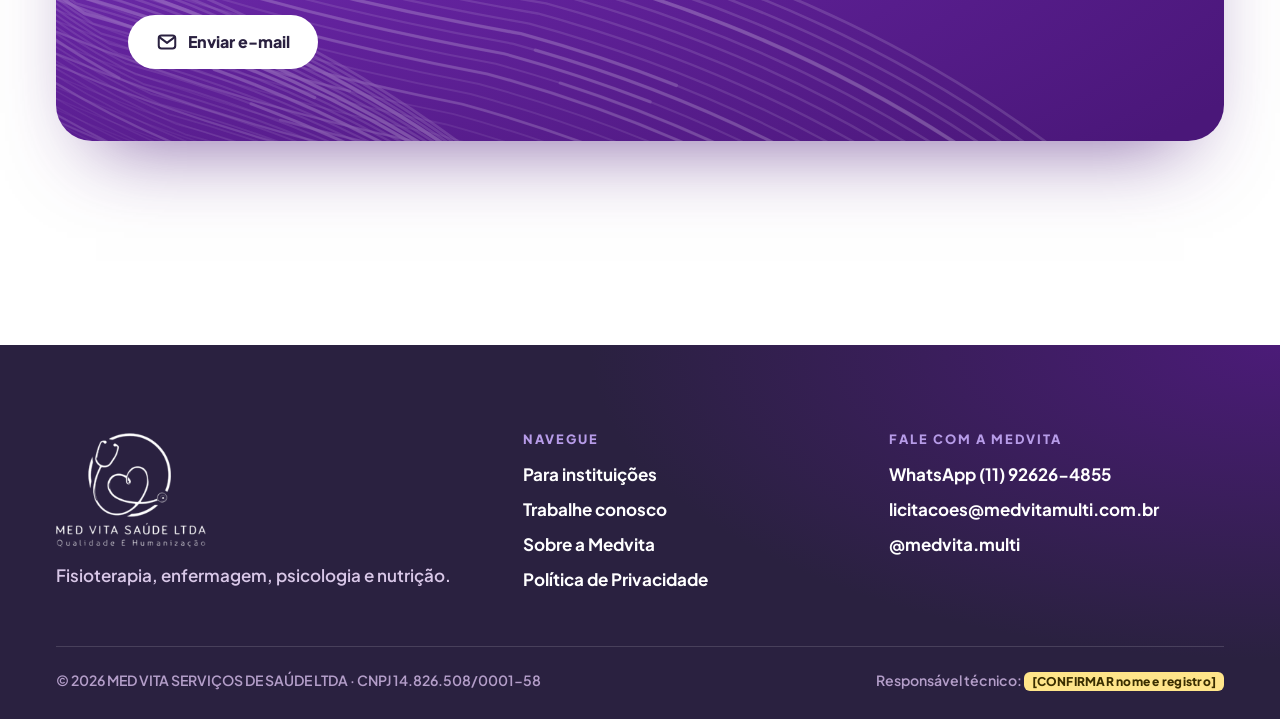
<file: para-instituicoes.html>
<!DOCTYPE html>
<html lang="pt-BR">
<head>
<meta charset="UTF-8">
<meta name="viewport" content="width=device-width, initial-scale=1, viewport-fit=cover">
<script>document.documentElement.classList.add('js');try{if(sessionStorage.getItem('medvita-nav')==='1'&&!matchMedia('(prefers-reduced-motion: reduce)').matches){document.documentElement.classList.add('arriving');}sessionStorage.removeItem('medvita-nav')}catch(e){}</script>
<title>Para instituições de saúde | Medvita</title>
<meta name="description" content="Prefeituras, secretarias, hospitais e clínicas: escolha as áreas e os turnos e monte o pedido de fisioterapeutas, enfermeiros, psicólogos e nutricionistas.">
<link rel="canonical" href="https://dudugomes-student.github.io/medvita-site/para-instituicoes.html">
<meta name="theme-color" content="#FFFFFF">
<meta property="og:title" content="Para instituições de saúde | Medvita">
<meta property="og:description" content="Prefeituras, secretarias, hospitais e clínicas: escolha as áreas e os turnos e monte o pedido de fisioterapeutas, enfermeiros, psicólogos e nutricionistas.">
<meta property="og:type" content="website">
<meta property="og:url" content="https://dudugomes-student.github.io/medvita-site/para-instituicoes.html">
<meta property="og:image" content="https://dudugomes-student.github.io/medvita-site/assets/og-medvita.png">
<meta property="og:locale" content="pt_BR">
<meta name="twitter:card" content="summary_large_image">
<link rel="icon" href="assets/favicon.png" type="image/png">
<link rel="preload" href="fonts/plus-jakarta-sans-latin-800-normal.woff2" as="font" type="font/woff2" crossorigin>
<link rel="preload" href="fonts/plus-jakarta-sans-latin-600-normal.woff2" as="font" type="font/woff2" crossorigin>
<link rel="stylesheet" href="css/medvita.css">
<script src="js/main.js" defer></script><script src="js/paths-bg.js" defer></script><script src="js/motion.js" defer></script><script src="js/forms.js" defer></script>
</head>
<body>
<a class="skip-link" href="#conteudo">Pular para o conteúdo</a>
<div class="curtain" aria-hidden="true"><div class="curtain-panel"><span class="curtain-badge"><img src="assets/logo-160.png" width="210" height="160" alt=""></span><span class="curtain-line"></span></div></div>
<div class="progress" aria-hidden="true"></div>
<svg width="0" height="0" style="position:absolute" aria-hidden="true" focusable="false"><defs><linearGradient id="traco" x1="0" y1="0" x2="1" y2="1"><stop offset="0" stop-color="#B79CE8"/><stop offset="1" stop-color="#62229C"/></linearGradient></defs></svg>
<header class="site-header">
  <div class="wrap header-bar">
    <a class="brand" href="index.html"><picture><source type="image/webp" srcset="assets/logo-80.webp 105w, assets/logo-160.webp 210w" sizes="92px"><img src="assets/logo-80.png" srcset="assets/logo-80.png 105w, assets/logo-160.png 210w" sizes="92px" width="105" height="80" alt="Med Vita Saúde: página inicial"></picture></a>
    <button class="menu-toggle" type="button" aria-expanded="false" aria-controls="menu-principal" aria-label="Abrir menu"><svg class="icon i-open" viewBox="0 0 24 24" aria-hidden="true"><path d="M4 8h16M4 16h16"/></svg><svg class="icon i-close" viewBox="0 0 24 24" aria-hidden="true"><path d="m6 6 12 12M18 6 6 18"/></svg></button>
    <nav class="nav" id="menu-principal" aria-label="Principal">
      <ul class="nav-list"><li><a href="index.html">Início</a></li><li><a href="para-instituicoes.html" aria-current="page">Para instituições</a></li><li><a href="trabalhe-conosco.html">Trabalhe conosco</a></li><li><a href="sobre.html">Sobre</a></li><li><a href="contato.html">Contato</a></li></ul>
      <a class="btn btn-primary header-cta" href="https://wa.me/5511926264855" target="_blank" rel="noopener noreferrer"><svg class="icon" viewBox="0 0 24 24" aria-hidden="true"><path d="M4 19.5 5.3 15.6A8 8 0 1 1 8.6 18.8Z"/><path d="M9 10.5h6M9 13.5h4"/></svg><span>WhatsApp</span><span class="sr-only"> (abre em nova aba)</span></a>
    </nav>
  </div>
</header>
<main id="conteudo" tabindex="-1">
<section class="page-hero page-hero-split" aria-labelledby="hero-title"><div class="paths-bg" data-paths aria-hidden="true"></div><div class="wrap split">
  <div>
    <p class="kicker">Para instituições públicas e privadas</p>
    <h1 class="display" id="hero-title" data-draw>Sua equipe de <span class="stroke">saúde<svg viewBox="0 0 100 10" preserveAspectRatio="none" aria-hidden="true"><path class="draw" pathLength="1" style="--delay:.5s;--dur:1.1s" d="M2 6.5C26 2.5 62 8.5 98 4"/></svg></span></h1>
    <div class="btn-row"><a class="btn btn-primary" href="https://wa.me/5511926264855" target="_blank" rel="noopener noreferrer"><svg class="icon" viewBox="0 0 24 24" aria-hidden="true"><path d="M4 19.5 5.3 15.6A8 8 0 1 1 8.6 18.8Z"/><path d="M9 10.5h6M9 13.5h4"/></svg><span>Falar no WhatsApp</span><span class="sr-only"> (abre em nova aba)</span></a><a class="btn btn-outline" href="#equipe"><span>Montar equipe</span><svg class="icon" viewBox="0 0 24 24" aria-hidden="true"><path d="M5 12h14M13 6l6 6-6 6"/></svg></a></div>
  </div>
  <figure class="hero-cluster" aria-hidden="true"><span class="float c-main" data-depth="0.25" style="--fd:0.00s"><img class="float-img" src="assets/3d/predio.webp" width="256" height="256" alt="" aria-hidden="true" loading="lazy" decoding="async"></span><span class="float c-a" data-depth="0.55" style="--fd:0.50s"><img class="float-img" src="assets/3d/prefeitura.webp" width="256" height="256" alt="" aria-hidden="true" loading="lazy" decoding="async"></span><span class="float c-b" data-depth="0.45" style="--fd:1.10s"><img class="float-img" src="assets/3d/calendario.webp" width="256" height="256" alt="" aria-hidden="true" loading="lazy" decoding="async"></span><span class="float c-c" data-depth="0.7" style="--fd:1.70s"><img class="float-img" src="assets/3d/prancheta.webp" width="256" height="256" alt="" aria-hidden="true" loading="lazy" decoding="async"></span></figure>
</div></section>

<section class="section" id="equipe" aria-labelledby="equipe-title"><div class="wrap">
  <div class="section-head reveal">
    <p class="kicker">Monte sua equipe</p>
    <h2 class="title" id="equipe-title">Quais áreas <span class="blue">você precisa?</span></h2>
  </div>
  <form class="team-builder" data-whatsapp-form="instituicao" data-number="5511926264855" data-team novalidate>
    <fieldset class="picks picks-4"><legend class="sr-only">Áreas</legend><label class="pick"><input type="checkbox" name="area" value="Fisioterapia" data-label="Áreas"><span><img class="pick-img" src="assets/3d/osso.webp" width="256" height="256" alt="" aria-hidden="true" loading="lazy" decoding="async">Fisioterapia</span></label><label class="pick"><input type="checkbox" name="area" value="Enfermagem" data-label="Áreas"><span><img class="pick-img" src="assets/3d/curativo.webp" width="256" height="256" alt="" aria-hidden="true" loading="lazy" decoding="async">Enfermagem</span></label><label class="pick"><input type="checkbox" name="area" value="Psicologia" data-label="Áreas"><span><img class="pick-img" src="assets/3d/pensamento.webp" width="256" height="256" alt="" aria-hidden="true" loading="lazy" decoding="async">Psicologia</span></label><label class="pick"><input type="checkbox" name="area" value="Nutrição" data-label="Áreas"><span><img class="pick-img" src="assets/3d/maca.webp" width="256" height="256" alt="" aria-hidden="true" loading="lazy" decoding="async">Nutrição</span></label></fieldset>
    <div class="team-side">
      <div class="team-summary" aria-live="polite">
        <p class="team-big" data-team-count>0</p>
        <p class="muted" data-team-text>Escolha uma ou mais áreas.</p>
      </div>
      <div class="field full"><fieldset><legend>Turnos</legend><div class="options">
        <label><input type="checkbox" value="Dia" data-label="Turnos"> Dia</label>
        <label><input type="checkbox" value="Noite" data-label="Turnos"> Noite</label>
        <label><input type="checkbox" value="Fim de semana" data-label="Turnos"> Fim de semana</label>
      </div></fieldset></div>
      <div class="field"><label for="h-tipo">Tipo de instituição</label><select id="h-tipo" name="tipo" required data-label="Tipo de instituição"><option value="">Escolha</option><option>Prefeitura ou secretaria de saúde</option><option>Hospital</option><option>Clínica</option><option>Outra</option></select></div>
      <div class="field"><label for="h-inst">Instituição</label><input id="h-inst" name="instituicao" autocomplete="organization" required maxlength="160" data-label="Instituição"></div>
      <div class="field"><label for="h-cidade">Cidade e estado</label><input id="h-cidade" name="cidade" required maxlength="120" placeholder="Ex.: Barueri (SP)" data-label="Cidade"></div>
      <div class="field"><label for="h-nome">Seu nome</label><input id="h-nome" name="nome" autocomplete="name" required maxlength="120" data-label="Nome"></div>
      <button class="btn btn-primary" type="submit" disabled><svg class="icon" viewBox="0 0 24 24" aria-hidden="true"><path d="M4 19.5 5.3 15.6A8 8 0 1 1 8.6 18.8Z"/><path d="M9 10.5h6M9 13.5h4"/></svg><span>Enviar pedido</span></button>
      <p class="hint muted">Sem dados de pacientes. Nada fica guardado no site.</p>
      <div class="form-result" data-form-result hidden><p role="status"></p><a class="btn btn-primary" href="https://wa.me/5511926264855" target="_blank" rel="noopener noreferrer"><svg class="icon" viewBox="0 0 24 24" aria-hidden="true"><path d="M4 19.5 5.3 15.6A8 8 0 1 1 8.6 18.8Z"/><path d="M9 10.5h6M9 13.5h4"/></svg><span>Abrir no WhatsApp</span><span class="sr-only"> (abre em nova aba)</span></a></div>
    </div>
  </form>
</div></section>

<section class="section section-sky" aria-labelledby="como-title"><div class="wrap">
  <div class="section-head reveal"><p class="kicker">Como funciona <mark class="confirmar">[CONFIRMAR]</mark></p><h2 class="title" id="como-title">Do pedido à <span class="blue">equipe na unidade</span></h2></div>
  <ol class="steps"><li><h3>Conversa</h3><p>Entender a unidade e a demanda.</p></li><li><h3>Proposta</h3><p>Áreas, turnos e escala.</p></li><li><h3>Começo</h3><p>Equipe apresentada à unidade.</p></li><li><h3>Acompanhamento</h3><p>Ajustes ao longo do contrato.</p></li></ol>
</div></section>

<section class="section" aria-labelledby="areas-title"><div class="wrap">
  <div class="section-head reveal"><p class="kicker">Áreas</p><h2 class="title" id="areas-title">Quem vai para a <span class="blue">sua unidade</span></h2></div>
  <div class="tiles"><article class="tile reveal" data-tilt style="--d:0.00s"><span class="tile-art"><img class="art3d" src="assets/3d/osso.webp" width="256" height="256" alt="" aria-hidden="true" loading="lazy" decoding="async"></span><h3>Fisioterapia</h3><p>Fisioterapeutas com registro no CREFITO.</p></article><article class="tile tile-blue reveal" data-tilt style="--d:0.08s"><span class="tile-art"><img class="art3d" src="assets/3d/curativo.webp" width="256" height="256" alt="" aria-hidden="true" loading="lazy" decoding="async"></span><h3>Enfermagem</h3><p>Enfermeiros com registro no COREN.</p></article><article class="tile reveal" data-tilt style="--d:0.16s"><span class="tile-art"><img class="art3d" src="assets/3d/pensamento.webp" width="256" height="256" alt="" aria-hidden="true" loading="lazy" decoding="async"></span><h3>Psicologia</h3><p>Psicólogos com registro no CRP.</p></article><article class="tile reveal" data-tilt style="--d:0.24s"><span class="tile-art"><img class="art3d" src="assets/3d/maca.webp" width="256" height="256" alt="" aria-hidden="true" loading="lazy" decoding="async"></span><h3>Nutrição</h3><p>Nutricionistas com registro no CRN.</p></article></div>
</div></section>

<section class="section" aria-labelledby="cta-title"><div class="wrap">
  <div class="cta reveal"><div class="paths-bg paths-light" data-paths aria-hidden="true"></div>
    <h2 class="title" id="cta-title">Contratação por <span class="blue">licitação?</span></h2>
    <p class="lede">Envie o edital para licitacoes@medvitamulti.com.br.</p>
    <div class="btn-row"><a class="btn btn-white" href="mailto:licitacoes@medvitamulti.com.br"><svg class="icon" viewBox="0 0 24 24" aria-hidden="true"><rect x="3" y="5" width="18" height="14" rx="3"/><path d="m4 7 8 6 8-6"/></svg><span>Enviar e-mail</span></a></div>
  </div>
</div></section>

</main>
<footer class="site-footer">
  <div class="wrap">
    <div class="footer-grid">
      <div class="footer-brand">
        <img src="assets/logo-branco-160.png" width="210" height="160" alt="Med Vita Saúde: Qualidade e Humanização" loading="lazy">
        <p>Fisioterapia, enfermagem, psicologia e nutrição.</p>
      </div>
      <div>
        <h2>Navegue</h2>
        <ul>
          <li><a href="para-instituicoes.html">Para instituições</a></li>
          <li><a href="trabalhe-conosco.html">Trabalhe conosco</a></li>
          <li><a href="sobre.html">Sobre a Medvita</a></li>
          <li><a href="privacidade.html">Política de Privacidade</a></li>
        </ul>
      </div>
      <div>
        <h2>Fale com a Medvita</h2>
        <ul>
          <li><a href="https://wa.me/5511926264855" target="_blank" rel="noopener noreferrer">WhatsApp (11) 92626-4855<span class="sr-only"> (abre em nova aba)</span></a></li>
          <li><a href="mailto:licitacoes@medvitamulti.com.br">licitacoes@medvitamulti.com.br</a></li>
          <li><a href="https://www.instagram.com/medvita.multi/" target="_blank" rel="noopener noreferrer">@medvita.multi<span class="sr-only"> (abre em nova aba)</span></a></li>
        </ul>
      </div>
    </div>
    <div class="legal">
      <span>© <span data-year>2026</span> MED VITA SERVIÇOS DE SAÚDE LTDA · CNPJ 14.826.508/0001-58</span>
      <span>Responsável técnico: <mark class="confirmar">[CONFIRMAR nome e registro]</mark></span>
    </div>
  </div>
</footer>
<nav class="mobile-bar" aria-label="Atalhos">
  <a class="btn btn-primary" href="https://wa.me/5511926264855" target="_blank" rel="noopener noreferrer"><svg class="icon" viewBox="0 0 24 24" aria-hidden="true"><path d="M4 19.5 5.3 15.6A8 8 0 1 1 8.6 18.8Z"/><path d="M9 10.5h6M9 13.5h4"/></svg><span>WhatsApp</span><span class="sr-only"> (abre em nova aba)</span></a>
  <a class="btn btn-outline" href="para-instituicoes.html"><span>Montar equipe</span></a>
</nav>
</body>
</html>
</file>
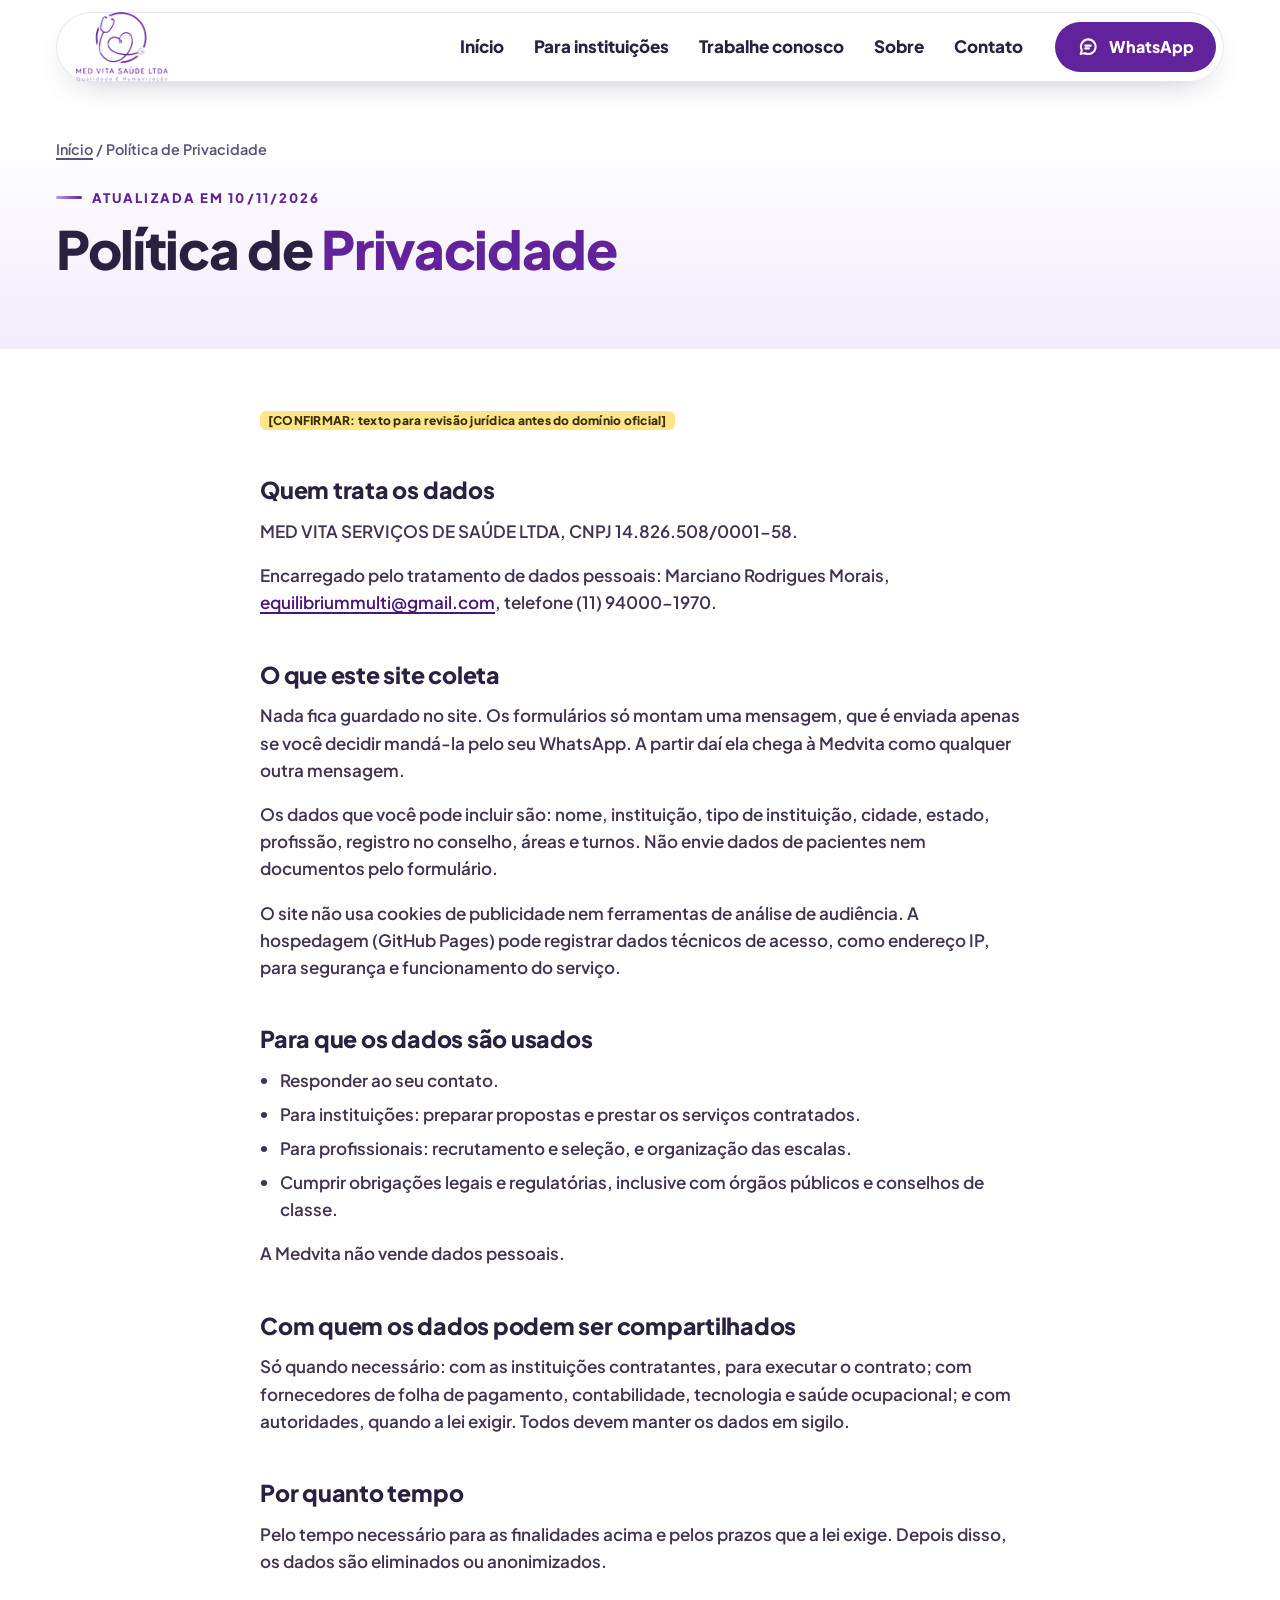
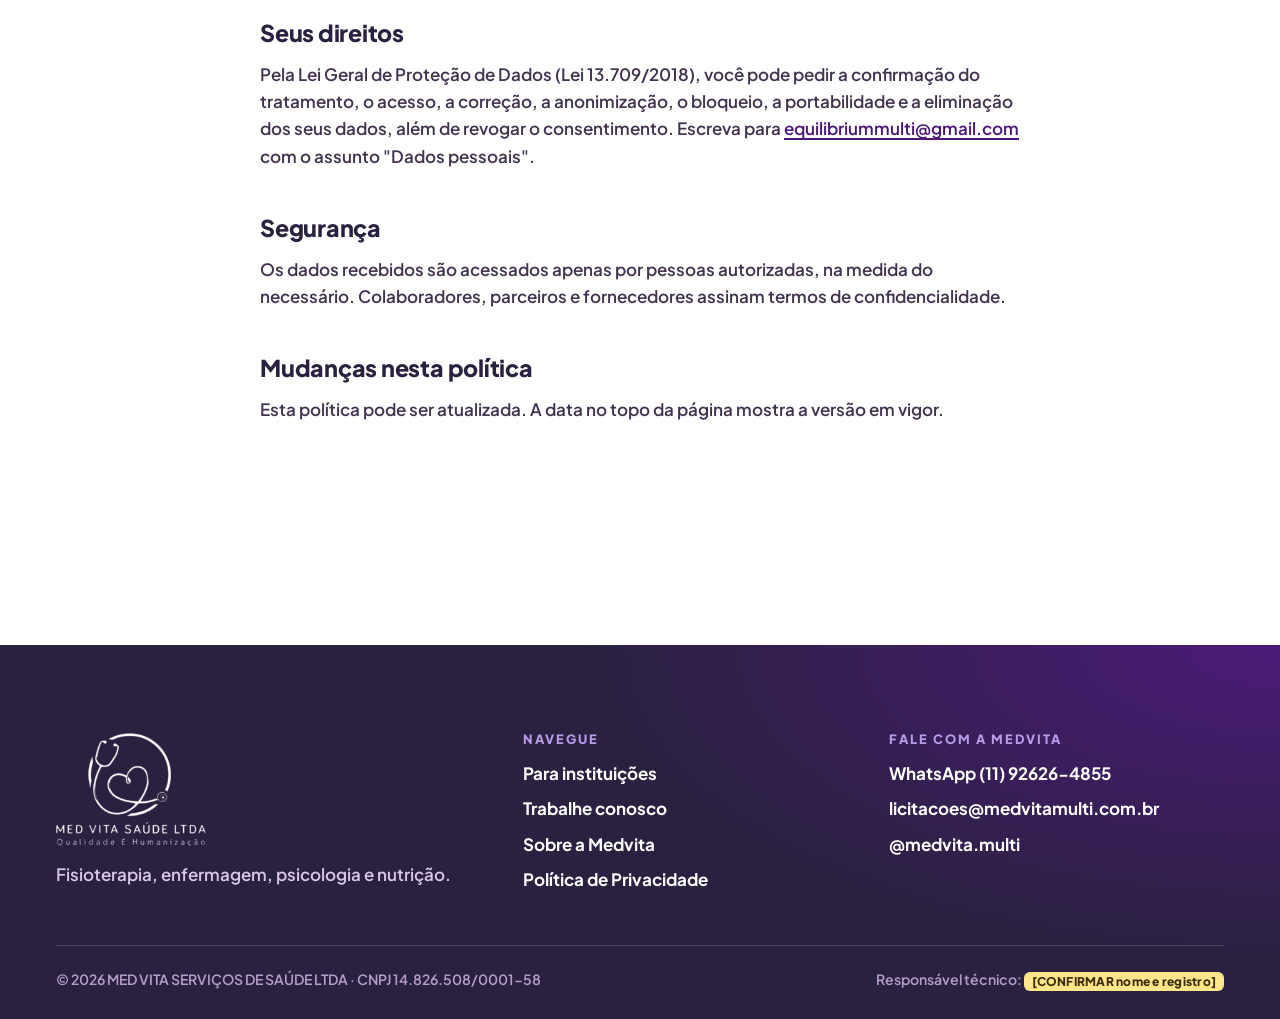
<file: privacidade.html>
<!DOCTYPE html>
<html lang="pt-BR">
<head>
<meta charset="UTF-8">
<meta name="viewport" content="width=device-width, initial-scale=1, viewport-fit=cover">
<script>document.documentElement.classList.add('js');try{if(sessionStorage.getItem('medvita-nav')==='1'&&!matchMedia('(prefers-reduced-motion: reduce)').matches){document.documentElement.classList.add('arriving');}sessionStorage.removeItem('medvita-nav')}catch(e){}</script>
<title>Política de Privacidade | Medvita</title>
<meta name="description" content="Como o site da Medvita trata dados pessoais: o que é coletado, para quê, por quanto tempo e como pedir acesso, correção ou exclusão.">
<link rel="canonical" href="https://dudugomes-student.github.io/medvita-site/privacidade.html">
<meta name="theme-color" content="#FFFFFF">
<meta property="og:title" content="Política de Privacidade | Medvita">
<meta property="og:description" content="Como o site da Medvita trata dados pessoais: o que é coletado, para quê, por quanto tempo e como pedir acesso, correção ou exclusão.">
<meta property="og:type" content="website">
<meta property="og:url" content="https://dudugomes-student.github.io/medvita-site/privacidade.html">
<meta property="og:image" content="https://dudugomes-student.github.io/medvita-site/assets/og-medvita.png">
<meta property="og:locale" content="pt_BR">
<meta name="twitter:card" content="summary_large_image">
<link rel="icon" href="assets/favicon.png" type="image/png">
<link rel="preload" href="fonts/plus-jakarta-sans-latin-800-normal.woff2" as="font" type="font/woff2" crossorigin>
<link rel="preload" href="fonts/plus-jakarta-sans-latin-600-normal.woff2" as="font" type="font/woff2" crossorigin>
<link rel="stylesheet" href="css/medvita.css">
<script src="js/main.js" defer></script><script src="js/paths-bg.js" defer></script><script src="js/motion.js" defer></script>
</head>
<body>
<a class="skip-link" href="#conteudo">Pular para o conteúdo</a>
<div class="curtain" aria-hidden="true"><div class="curtain-panel"><span class="curtain-badge"><img src="assets/logo-160.png" width="210" height="160" alt=""></span><span class="curtain-line"></span></div></div>
<div class="progress" aria-hidden="true"></div>
<svg width="0" height="0" style="position:absolute" aria-hidden="true" focusable="false"><defs><linearGradient id="traco" x1="0" y1="0" x2="1" y2="1"><stop offset="0" stop-color="#B79CE8"/><stop offset="1" stop-color="#62229C"/></linearGradient></defs></svg>
<header class="site-header">
  <div class="wrap header-bar">
    <a class="brand" href="index.html"><picture><source type="image/webp" srcset="assets/logo-80.webp 105w, assets/logo-160.webp 210w" sizes="92px"><img src="assets/logo-80.png" srcset="assets/logo-80.png 105w, assets/logo-160.png 210w" sizes="92px" width="105" height="80" alt="Med Vita Saúde: página inicial"></picture></a>
    <button class="menu-toggle" type="button" aria-expanded="false" aria-controls="menu-principal" aria-label="Abrir menu"><svg class="icon i-open" viewBox="0 0 24 24" aria-hidden="true"><path d="M4 8h16M4 16h16"/></svg><svg class="icon i-close" viewBox="0 0 24 24" aria-hidden="true"><path d="m6 6 12 12M18 6 6 18"/></svg></button>
    <nav class="nav" id="menu-principal" aria-label="Principal">
      <ul class="nav-list"><li><a href="index.html">Início</a></li><li><a href="para-instituicoes.html">Para instituições</a></li><li><a href="trabalhe-conosco.html">Trabalhe conosco</a></li><li><a href="sobre.html">Sobre</a></li><li><a href="contato.html">Contato</a></li></ul>
      <a class="btn btn-primary header-cta" href="https://wa.me/5511926264855" target="_blank" rel="noopener noreferrer"><svg class="icon" viewBox="0 0 24 24" aria-hidden="true"><path d="M4 19.5 5.3 15.6A8 8 0 1 1 8.6 18.8Z"/><path d="M9 10.5h6M9 13.5h4"/></svg><span>WhatsApp</span><span class="sr-only"> (abre em nova aba)</span></a>
    </nav>
  </div>
</header>
<main id="conteudo" tabindex="-1">
<section class="page-hero" aria-labelledby="hero-title"><div class="wrap">
  <nav class="crumbs" aria-label="Você está em"><a href="index.html">Início</a> / Política de Privacidade</nav>
  <p class="kicker">Atualizada em 10/11/2026</p>
  <h1 class="title" id="hero-title">Política de <span class="blue">Privacidade</span></h1>
</div></section>
<section class="section" style="padding-top:clamp(32px,5vw,56px)"><div class="wrap prose">
<p><mark class="confirmar">[CONFIRMAR: texto para revisão jurídica antes do domínio oficial]</mark></p>
<h2>Quem trata os dados</h2>
<p>MED VITA SERVIÇOS DE SAÚDE LTDA, CNPJ 14.826.508/0001-58.</p>
<p>Encarregado pelo tratamento de dados pessoais: Marciano Rodrigues Morais, <a href="mailto:equilibriummulti@gmail.com">equilibriummulti@gmail.com</a>, telefone (11) 94000-1970.</p>
<h2>O que este site coleta</h2>
<p>Nada fica guardado no site. Os formulários só montam uma mensagem, que é enviada apenas se você decidir mandá-la pelo seu WhatsApp. A partir daí ela chega à Medvita como qualquer outra mensagem.</p>
<p>Os dados que você pode incluir são: nome, instituição, tipo de instituição, cidade, estado, profissão, registro no conselho, áreas e turnos. Não envie dados de pacientes nem documentos pelo formulário.</p>
<p>O site não usa cookies de publicidade nem ferramentas de análise de audiência. A hospedagem (GitHub Pages) pode registrar dados técnicos de acesso, como endereço IP, para segurança e funcionamento do serviço.</p>
<h2>Para que os dados são usados</h2>
<ul>
<li>Responder ao seu contato.</li>
<li>Para instituições: preparar propostas e prestar os serviços contratados.</li>
<li>Para profissionais: recrutamento e seleção, e organização das escalas.</li>
<li>Cumprir obrigações legais e regulatórias, inclusive com órgãos públicos e conselhos de classe.</li>
</ul>
<p>A Medvita não vende dados pessoais.</p>
<h2>Com quem os dados podem ser compartilhados</h2>
<p>Só quando necessário: com as instituições contratantes, para executar o contrato; com fornecedores de folha de pagamento, contabilidade, tecnologia e saúde ocupacional; e com autoridades, quando a lei exigir. Todos devem manter os dados em sigilo.</p>
<h2>Por quanto tempo</h2>
<p>Pelo tempo necessário para as finalidades acima e pelos prazos que a lei exige. Depois disso, os dados são eliminados ou anonimizados.</p>
<h2>Seus direitos</h2>
<p>Pela Lei Geral de Proteção de Dados (Lei 13.709/2018), você pode pedir a confirmação do tratamento, o acesso, a correção, a anonimização, o bloqueio, a portabilidade e a eliminação dos seus dados, além de revogar o consentimento. Escreva para <a href="mailto:equilibriummulti@gmail.com">equilibriummulti@gmail.com</a> com o assunto "Dados pessoais".</p>
<h2>Segurança</h2>
<p>Os dados recebidos são acessados apenas por pessoas autorizadas, na medida do necessário. Colaboradores, parceiros e fornecedores assinam termos de confidencialidade.</p>
<h2>Mudanças nesta política</h2>
<p>Esta política pode ser atualizada. A data no topo da página mostra a versão em vigor.</p>
</div></section>

</main>
<footer class="site-footer">
  <div class="wrap">
    <div class="footer-grid">
      <div class="footer-brand">
        <img src="assets/logo-branco-160.png" width="210" height="160" alt="Med Vita Saúde: Qualidade e Humanização" loading="lazy">
        <p>Fisioterapia, enfermagem, psicologia e nutrição.</p>
      </div>
      <div>
        <h2>Navegue</h2>
        <ul>
          <li><a href="para-instituicoes.html">Para instituições</a></li>
          <li><a href="trabalhe-conosco.html">Trabalhe conosco</a></li>
          <li><a href="sobre.html">Sobre a Medvita</a></li>
          <li><a href="privacidade.html">Política de Privacidade</a></li>
        </ul>
      </div>
      <div>
        <h2>Fale com a Medvita</h2>
        <ul>
          <li><a href="https://wa.me/5511926264855" target="_blank" rel="noopener noreferrer">WhatsApp (11) 92626-4855<span class="sr-only"> (abre em nova aba)</span></a></li>
          <li><a href="mailto:licitacoes@medvitamulti.com.br">licitacoes@medvitamulti.com.br</a></li>
          <li><a href="https://www.instagram.com/medvita.multi/" target="_blank" rel="noopener noreferrer">@medvita.multi<span class="sr-only"> (abre em nova aba)</span></a></li>
        </ul>
      </div>
    </div>
    <div class="legal">
      <span>© <span data-year>2026</span> MED VITA SERVIÇOS DE SAÚDE LTDA · CNPJ 14.826.508/0001-58</span>
      <span>Responsável técnico: <mark class="confirmar">[CONFIRMAR nome e registro]</mark></span>
    </div>
  </div>
</footer>
<nav class="mobile-bar" aria-label="Atalhos">
  <a class="btn btn-primary" href="https://wa.me/5511926264855" target="_blank" rel="noopener noreferrer"><svg class="icon" viewBox="0 0 24 24" aria-hidden="true"><path d="M4 19.5 5.3 15.6A8 8 0 1 1 8.6 18.8Z"/><path d="M9 10.5h6M9 13.5h4"/></svg><span>WhatsApp</span><span class="sr-only"> (abre em nova aba)</span></a>
  <a class="btn btn-outline" href="para-instituicoes.html"><span>Montar equipe</span></a>
</nav>
</body>
</html>
</file>
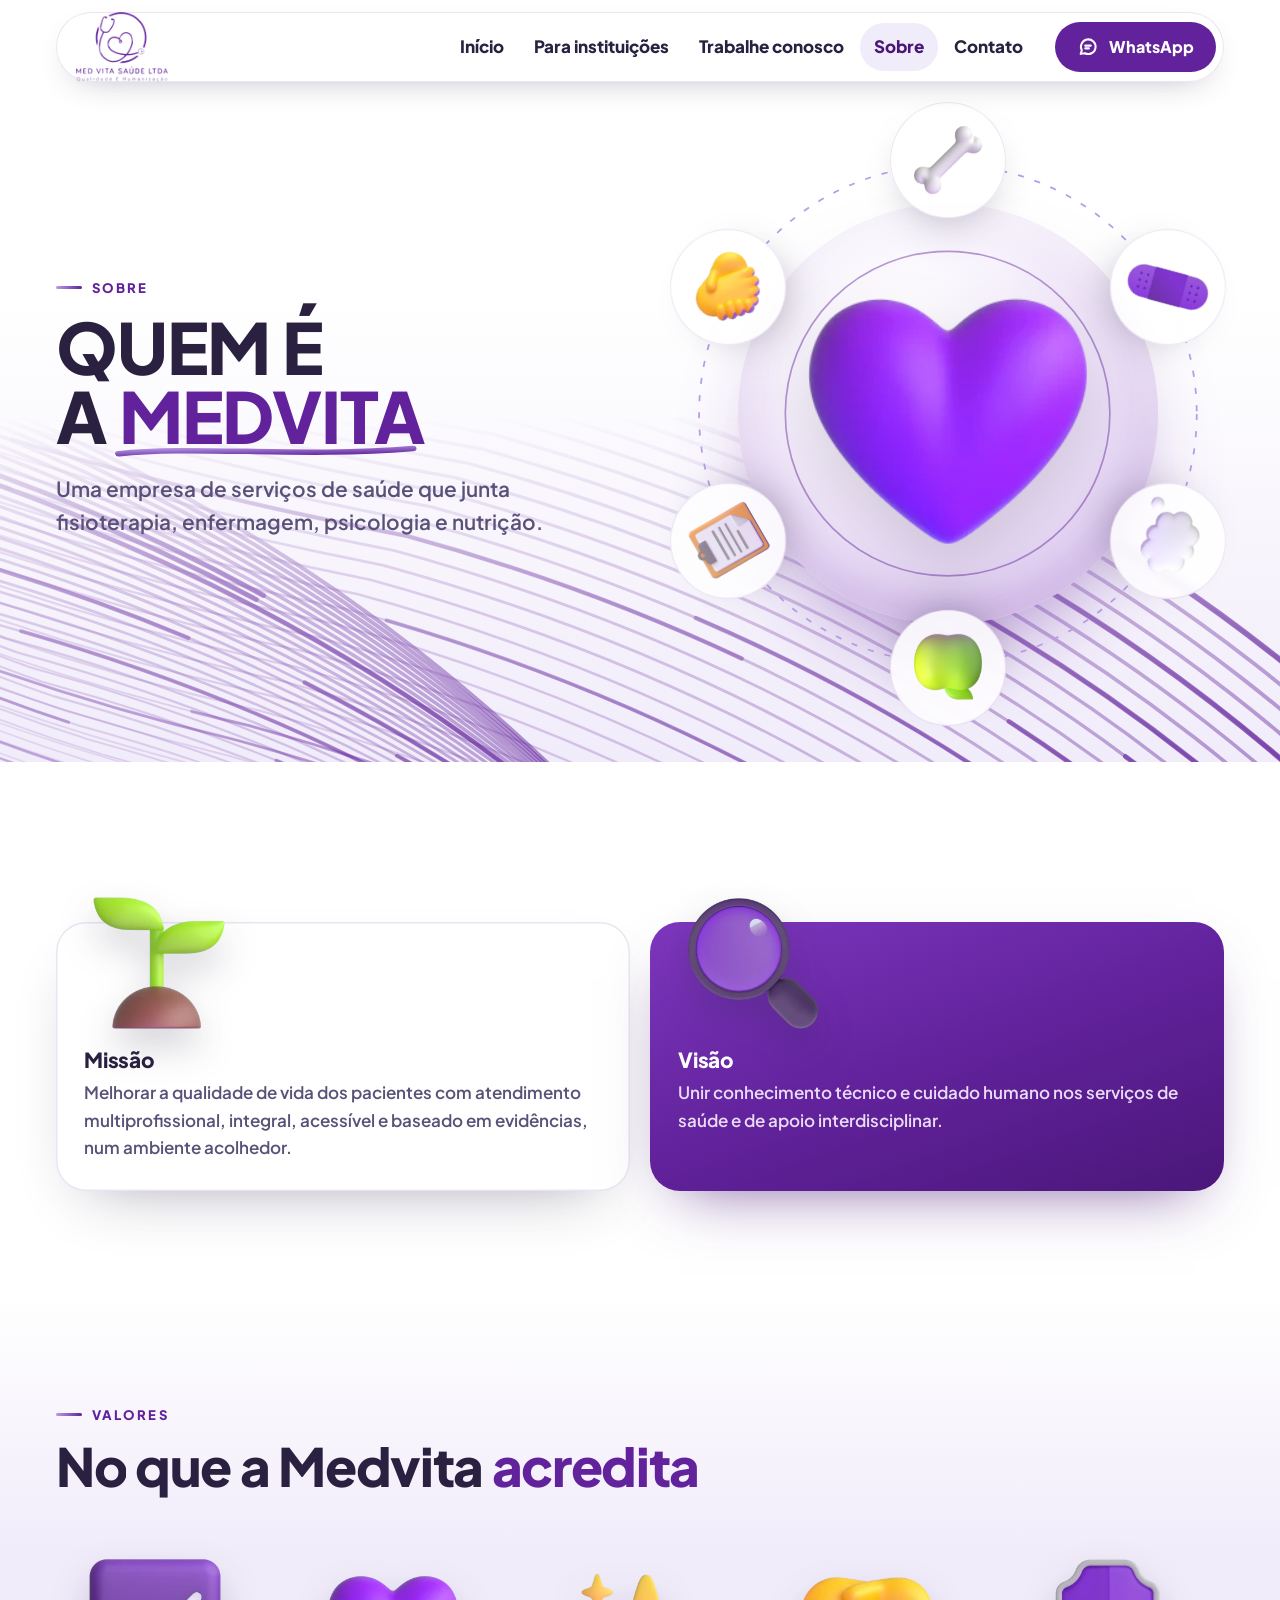
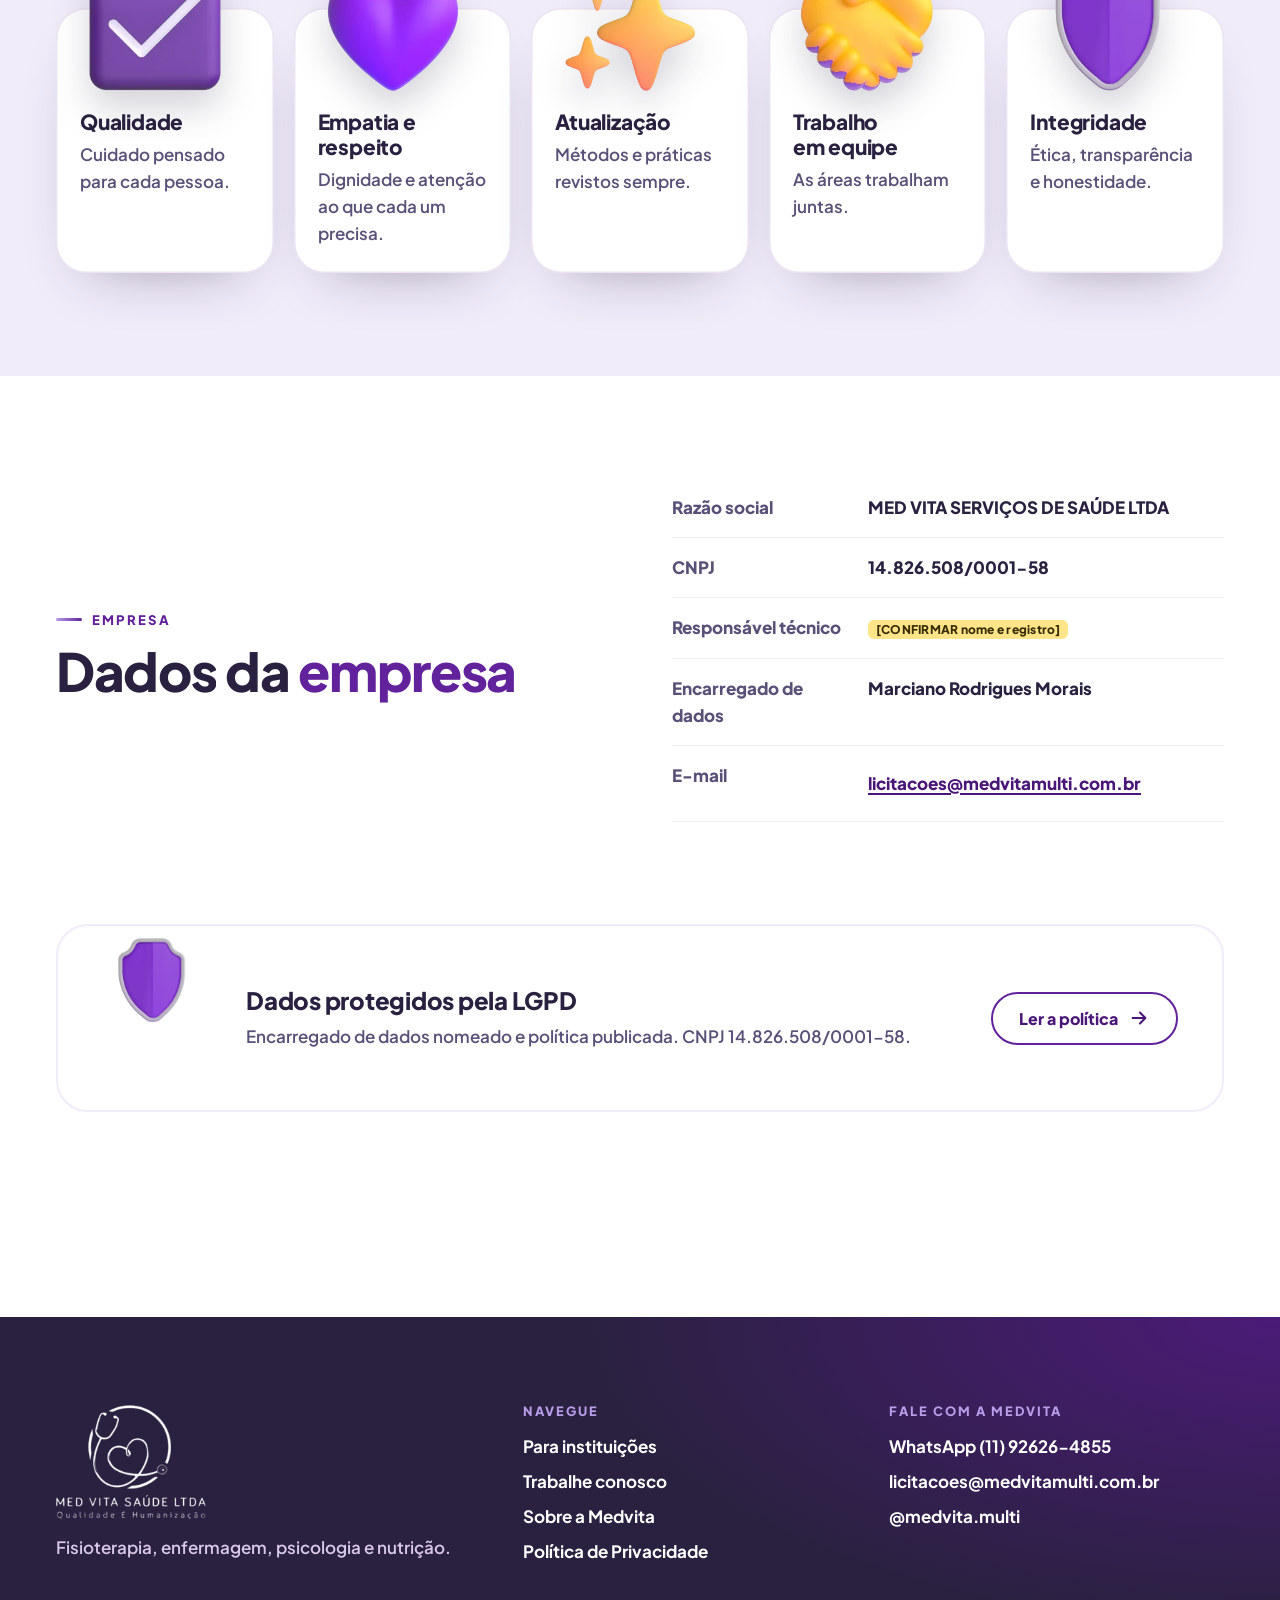
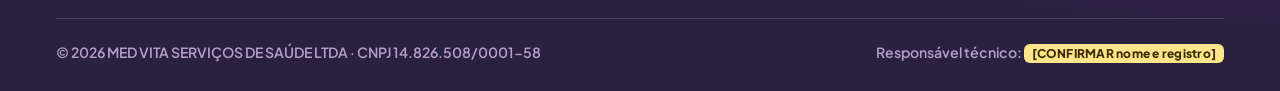
<file: sobre.html>
<!DOCTYPE html>
<html lang="pt-BR">
<head>
<meta charset="UTF-8">
<meta name="viewport" content="width=device-width, initial-scale=1, viewport-fit=cover">
<script>document.documentElement.classList.add('js');try{if(sessionStorage.getItem('medvita-nav')==='1'&&!matchMedia('(prefers-reduced-motion: reduce)').matches){document.documentElement.classList.add('arriving');}sessionStorage.removeItem('medvita-nav')}catch(e){}</script>
<title>Sobre a Medvita | Serviços de saúde multiprofissionais</title>
<meta name="description" content="MED VITA SERVIÇOS DE SAÚDE LTDA: fisioterapia, enfermagem, psicologia e nutrição. Missão, visão, valores e dados da empresa.">
<link rel="canonical" href="https://dudugomes-student.github.io/medvita-site/sobre.html">
<meta name="theme-color" content="#FFFFFF">
<meta property="og:title" content="Sobre a Medvita | Serviços de saúde multiprofissionais">
<meta property="og:description" content="MED VITA SERVIÇOS DE SAÚDE LTDA: fisioterapia, enfermagem, psicologia e nutrição. Missão, visão, valores e dados da empresa.">
<meta property="og:type" content="website">
<meta property="og:url" content="https://dudugomes-student.github.io/medvita-site/sobre.html">
<meta property="og:image" content="https://dudugomes-student.github.io/medvita-site/assets/og-medvita.png">
<meta property="og:locale" content="pt_BR">
<meta name="twitter:card" content="summary_large_image">
<link rel="icon" href="assets/favicon.png" type="image/png">
<link rel="preload" href="fonts/plus-jakarta-sans-latin-800-normal.woff2" as="font" type="font/woff2" crossorigin>
<link rel="preload" href="fonts/plus-jakarta-sans-latin-600-normal.woff2" as="font" type="font/woff2" crossorigin>
<link rel="stylesheet" href="css/medvita.css">
<script src="js/main.js" defer></script><script src="js/paths-bg.js" defer></script><script src="js/motion.js" defer></script>
</head>
<body>
<a class="skip-link" href="#conteudo">Pular para o conteúdo</a>
<div class="curtain" aria-hidden="true"><div class="curtain-panel"><span class="curtain-badge"><img src="assets/logo-160.png" width="210" height="160" alt=""></span><span class="curtain-line"></span></div></div>
<div class="progress" aria-hidden="true"></div>
<svg width="0" height="0" style="position:absolute" aria-hidden="true" focusable="false"><defs><linearGradient id="traco" x1="0" y1="0" x2="1" y2="1"><stop offset="0" stop-color="#B79CE8"/><stop offset="1" stop-color="#62229C"/></linearGradient></defs></svg>
<header class="site-header">
  <div class="wrap header-bar">
    <a class="brand" href="index.html"><picture><source type="image/webp" srcset="assets/logo-80.webp 105w, assets/logo-160.webp 210w" sizes="92px"><img src="assets/logo-80.png" srcset="assets/logo-80.png 105w, assets/logo-160.png 210w" sizes="92px" width="105" height="80" alt="Med Vita Saúde: página inicial"></picture></a>
    <button class="menu-toggle" type="button" aria-expanded="false" aria-controls="menu-principal" aria-label="Abrir menu"><svg class="icon i-open" viewBox="0 0 24 24" aria-hidden="true"><path d="M4 8h16M4 16h16"/></svg><svg class="icon i-close" viewBox="0 0 24 24" aria-hidden="true"><path d="m6 6 12 12M18 6 6 18"/></svg></button>
    <nav class="nav" id="menu-principal" aria-label="Principal">
      <ul class="nav-list"><li><a href="index.html">Início</a></li><li><a href="para-instituicoes.html">Para instituições</a></li><li><a href="trabalhe-conosco.html">Trabalhe conosco</a></li><li><a href="sobre.html" aria-current="page">Sobre</a></li><li><a href="contato.html">Contato</a></li></ul>
      <a class="btn btn-primary header-cta" href="https://wa.me/5511926264855" target="_blank" rel="noopener noreferrer"><svg class="icon" viewBox="0 0 24 24" aria-hidden="true"><path d="M4 19.5 5.3 15.6A8 8 0 1 1 8.6 18.8Z"/><path d="M9 10.5h6M9 13.5h4"/></svg><span>WhatsApp</span><span class="sr-only"> (abre em nova aba)</span></a>
    </nav>
  </div>
</header>
<main id="conteudo" tabindex="-1">
<section class="page-hero page-hero-split" aria-labelledby="hero-title"><div class="paths-bg" data-paths aria-hidden="true"></div><div class="wrap split">
  <div>
    <p class="kicker">Sobre</p>
    <h1 class="display" id="hero-title" data-draw>Quem é a <span class="stroke">Medvita<svg viewBox="0 0 100 10" preserveAspectRatio="none" aria-hidden="true"><path class="draw" pathLength="1" style="--delay:.5s;--dur:1.1s" d="M2 6.5C26 2.5 62 8.5 98 4"/></svg></span></h1>
    <p class="lede">Uma empresa de serviços de saúde que junta fisioterapia, enfermagem, psicologia e nutrição.</p>
  </div>
  <figure class="orbit-stage" role="img" aria-label="Coração roxo em 3D no centro, com as quatro áreas da Medvita girando em volta.">
  <span class="orbit-glow" aria-hidden="true"></span>
  <svg class="orbit-ring" viewBox="0 0 100 100" aria-hidden="true"><circle cx="50" cy="50" r="49"/></svg>
  <svg class="orbit-ring orbit-ring-2" viewBox="0 0 100 100" aria-hidden="true"><circle cx="50" cy="50" r="49"/></svg>
  <ul class="orbit" aria-hidden="true"><li style="--i:0;--n:6"><span class="orbit-item"><img class="orbit-img" src="assets/3d/osso.webp" width="256" height="256" alt="" aria-hidden="true" loading="lazy" decoding="async"></span></li><li style="--i:1;--n:6"><span class="orbit-item"><img class="orbit-img" src="assets/3d/curativo.webp" width="256" height="256" alt="" aria-hidden="true" loading="lazy" decoding="async"></span></li><li style="--i:2;--n:6"><span class="orbit-item"><img class="orbit-img" src="assets/3d/pensamento.webp" width="256" height="256" alt="" aria-hidden="true" loading="lazy" decoding="async"></span></li><li style="--i:3;--n:6"><span class="orbit-item"><img class="orbit-img" src="assets/3d/maca.webp" width="256" height="256" alt="" aria-hidden="true" loading="lazy" decoding="async"></span></li><li style="--i:4;--n:6"><span class="orbit-item"><img class="orbit-img" src="assets/3d/prancheta.webp" width="256" height="256" alt="" aria-hidden="true" loading="lazy" decoding="async"></span></li><li style="--i:5;--n:6"><span class="orbit-item"><img class="orbit-img" src="assets/3d/maos.webp" width="256" height="256" alt="" aria-hidden="true" loading="lazy" decoding="async"></span></li></ul>
  <span class="orbit-center" data-depth="0.15"><img class="orbit-hub" src="assets/3d/coracao.webp" width="256" height="256" alt="" aria-hidden="true" fetchpriority="high"></span>
</figure>
</div></section>

<section class="section" aria-labelledby="mv-title"><div class="wrap">
  <h2 class="sr-only" id="mv-title">Missão e visão</h2>
  <div class="tiles tiles-2">
    <article class="tile reveal"><span class="tile-art"><img class="art3d" src="assets/3d/broto.webp" width="256" height="256" alt="" aria-hidden="true" loading="lazy" decoding="async"></span><h3>Missão</h3><p>Melhorar a qualidade de vida dos pacientes com atendimento multiprofissional, integral, acessível e baseado em evidências, num ambiente acolhedor.</p></article>
    <article class="tile tile-blue reveal" style="--d:.08s"><span class="tile-art"><img class="art3d" src="assets/3d/lupa.webp" width="256" height="256" alt="" aria-hidden="true" loading="lazy" decoding="async"></span><h3>Visão</h3><p>Unir conhecimento técnico e cuidado humano nos serviços de saúde e de apoio interdisciplinar.</p></article>
  </div>
</div></section>

<section class="section section-sky" aria-labelledby="val-title"><div class="wrap">
  <div class="section-head reveal"><p class="kicker">Valores</p><h2 class="title" id="val-title">No que a Medvita <span class="blue">acredita</span></h2></div>
  <div class="tiles tiles-5"><article class="tile reveal" style="--d:0.00s"><span class="tile-art"><img class="art3d" src="assets/3d/check.webp" width="256" height="256" alt="" aria-hidden="true" loading="lazy" decoding="async"></span><h3>Qualidade</h3><p>Cuidado pensado para cada pessoa.</p></article><article class="tile reveal" style="--d:0.06s"><span class="tile-art"><img class="art3d" src="assets/3d/coracao.webp" width="256" height="256" alt="" aria-hidden="true" loading="lazy" decoding="async"></span><h3>Empatia e respeito</h3><p>Dignidade e atenção ao que cada um precisa.</p></article><article class="tile reveal" style="--d:0.12s"><span class="tile-art"><img class="art3d" src="assets/3d/brilho.webp" width="256" height="256" alt="" aria-hidden="true" loading="lazy" decoding="async"></span><h3>Atualização</h3><p>Métodos e práticas revistos sempre.</p></article><article class="tile reveal" style="--d:0.18s"><span class="tile-art"><img class="art3d" src="assets/3d/maos.webp" width="256" height="256" alt="" aria-hidden="true" loading="lazy" decoding="async"></span><h3>Trabalho em equipe</h3><p>As áreas trabalham juntas.</p></article><article class="tile reveal" style="--d:0.24s"><span class="tile-art"><img class="art3d" src="assets/3d/escudo.webp" width="256" height="256" alt="" aria-hidden="true" loading="lazy" decoding="async"></span><h3>Integridade</h3><p>Ética, transparência e honestidade.</p></article></div>
</div></section>

<section class="section" aria-labelledby="dados-title"><div class="wrap split">
  <div class="reveal"><p class="kicker">Empresa</p><h2 class="title" id="dados-title">Dados da <span class="blue">empresa</span></h2></div>
  <dl class="facts reveal" style="--d:.1s">
    <div><dt>Razão social</dt><dd>MED VITA SERVIÇOS DE SAÚDE LTDA</dd></div>
    <div><dt>CNPJ</dt><dd>14.826.508/0001-58</dd></div>
    <div><dt>Responsável técnico</dt><dd><mark class="confirmar">[CONFIRMAR nome e registro]</mark></dd></div>
    <div><dt>Encarregado de dados</dt><dd>Marciano Rodrigues Morais</dd></div>
    <div><dt>E-mail</dt><dd><a href="mailto:licitacoes@medvitamulti.com.br">licitacoes@medvitamulti.com.br</a></dd></div>
  </dl>
</div></section>

<section class="section" aria-label="Proteção de dados" style="padding-top:0"><div class="wrap"><div class="trust reveal">
  <span class="float trust-float" data-depth="0.2"><img class="trust-art" src="assets/3d/escudo.webp" width="256" height="256" alt="" aria-hidden="true" loading="lazy" decoding="async"></span>
  <div><h2 class="subtitle">Dados protegidos pela LGPD</h2>
  <p>Encarregado de dados nomeado e política publicada. CNPJ 14.826.508/0001-58.</p></div>
  <a class="btn btn-outline" href="privacidade.html"><span>Ler a política</span><svg class="icon" viewBox="0 0 24 24" aria-hidden="true"><path d="M5 12h14M13 6l6 6-6 6"/></svg></a>
</div></div></section>

</main>
<footer class="site-footer">
  <div class="wrap">
    <div class="footer-grid">
      <div class="footer-brand">
        <img src="assets/logo-branco-160.png" width="210" height="160" alt="Med Vita Saúde: Qualidade e Humanização" loading="lazy">
        <p>Fisioterapia, enfermagem, psicologia e nutrição.</p>
      </div>
      <div>
        <h2>Navegue</h2>
        <ul>
          <li><a href="para-instituicoes.html">Para instituições</a></li>
          <li><a href="trabalhe-conosco.html">Trabalhe conosco</a></li>
          <li><a href="sobre.html">Sobre a Medvita</a></li>
          <li><a href="privacidade.html">Política de Privacidade</a></li>
        </ul>
      </div>
      <div>
        <h2>Fale com a Medvita</h2>
        <ul>
          <li><a href="https://wa.me/5511926264855" target="_blank" rel="noopener noreferrer">WhatsApp (11) 92626-4855<span class="sr-only"> (abre em nova aba)</span></a></li>
          <li><a href="mailto:licitacoes@medvitamulti.com.br">licitacoes@medvitamulti.com.br</a></li>
          <li><a href="https://www.instagram.com/medvita.multi/" target="_blank" rel="noopener noreferrer">@medvita.multi<span class="sr-only"> (abre em nova aba)</span></a></li>
        </ul>
      </div>
    </div>
    <div class="legal">
      <span>© <span data-year>2026</span> MED VITA SERVIÇOS DE SAÚDE LTDA · CNPJ 14.826.508/0001-58</span>
      <span>Responsável técnico: <mark class="confirmar">[CONFIRMAR nome e registro]</mark></span>
    </div>
  </div>
</footer>
<nav class="mobile-bar" aria-label="Atalhos">
  <a class="btn btn-primary" href="https://wa.me/5511926264855" target="_blank" rel="noopener noreferrer"><svg class="icon" viewBox="0 0 24 24" aria-hidden="true"><path d="M4 19.5 5.3 15.6A8 8 0 1 1 8.6 18.8Z"/><path d="M9 10.5h6M9 13.5h4"/></svg><span>WhatsApp</span><span class="sr-only"> (abre em nova aba)</span></a>
  <a class="btn btn-outline" href="para-instituicoes.html"><span>Montar equipe</span></a>
</nav>
</body>
</html>
</file>
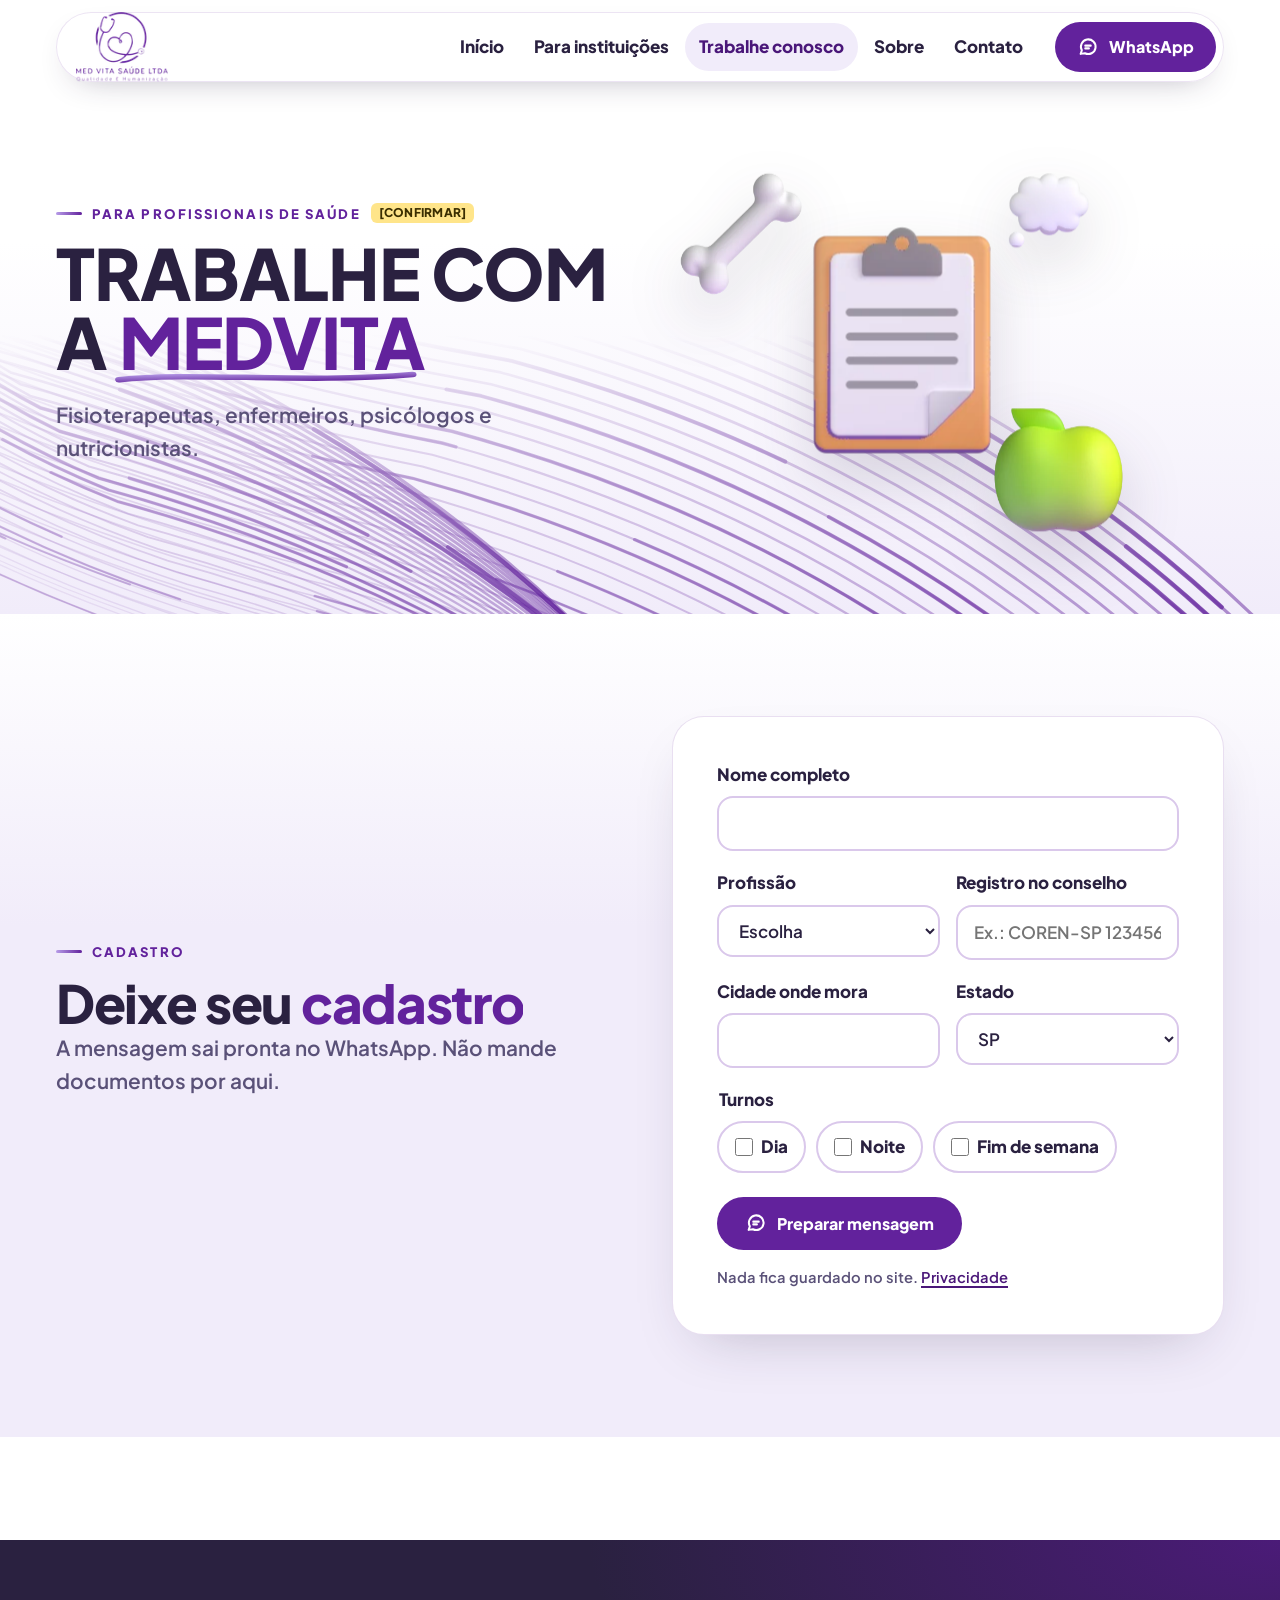
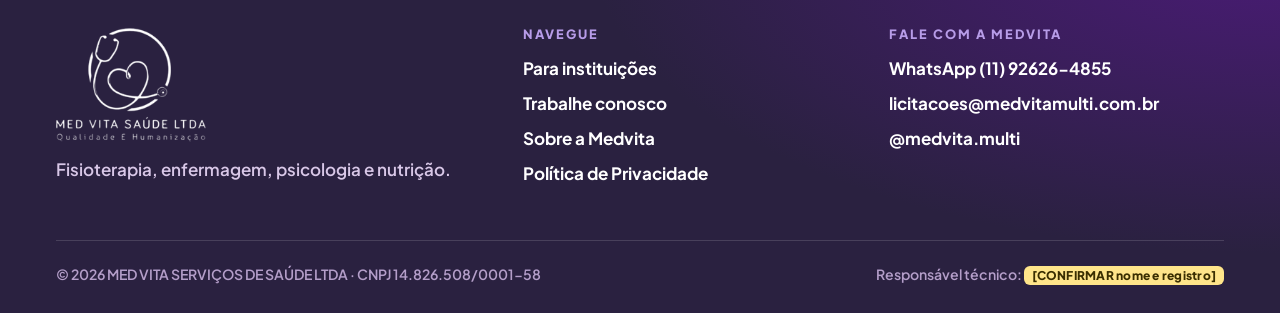
<file: trabalhe-conosco.html>
<!DOCTYPE html>
<html lang="pt-BR">
<head>
<meta charset="UTF-8">
<meta name="viewport" content="width=device-width, initial-scale=1, viewport-fit=cover">
<script>document.documentElement.classList.add('js');try{if(sessionStorage.getItem('medvita-nav')==='1'&&!matchMedia('(prefers-reduced-motion: reduce)').matches){document.documentElement.classList.add('arriving');}sessionStorage.removeItem('medvita-nav')}catch(e){}</script>
<title>Trabalhe conosco | Medvita</title>
<meta name="description" content="Fisioterapeutas, enfermeiros, psicólogos e nutricionistas: deixe seu cadastro com a Medvita pelo WhatsApp.">
<link rel="canonical" href="https://dudugomes-student.github.io/medvita-site/trabalhe-conosco.html">
<meta name="theme-color" content="#FFFFFF">
<meta property="og:title" content="Trabalhe conosco | Medvita">
<meta property="og:description" content="Fisioterapeutas, enfermeiros, psicólogos e nutricionistas: deixe seu cadastro com a Medvita pelo WhatsApp.">
<meta property="og:type" content="website">
<meta property="og:url" content="https://dudugomes-student.github.io/medvita-site/trabalhe-conosco.html">
<meta property="og:image" content="https://dudugomes-student.github.io/medvita-site/assets/og-medvita.png">
<meta property="og:locale" content="pt_BR">
<meta name="twitter:card" content="summary_large_image">
<link rel="icon" href="assets/favicon.png" type="image/png">
<link rel="preload" href="fonts/plus-jakarta-sans-latin-800-normal.woff2" as="font" type="font/woff2" crossorigin>
<link rel="preload" href="fonts/plus-jakarta-sans-latin-600-normal.woff2" as="font" type="font/woff2" crossorigin>
<link rel="stylesheet" href="css/medvita.css">
<script src="js/main.js" defer></script><script src="js/paths-bg.js" defer></script><script src="js/motion.js" defer></script><script src="js/forms.js" defer></script>
</head>
<body>
<a class="skip-link" href="#conteudo">Pular para o conteúdo</a>
<div class="curtain" aria-hidden="true"><div class="curtain-panel"><span class="curtain-badge"><img src="assets/logo-160.png" width="210" height="160" alt=""></span><span class="curtain-line"></span></div></div>
<div class="progress" aria-hidden="true"></div>
<svg width="0" height="0" style="position:absolute" aria-hidden="true" focusable="false"><defs><linearGradient id="traco" x1="0" y1="0" x2="1" y2="1"><stop offset="0" stop-color="#B79CE8"/><stop offset="1" stop-color="#62229C"/></linearGradient></defs></svg>
<header class="site-header">
  <div class="wrap header-bar">
    <a class="brand" href="index.html"><picture><source type="image/webp" srcset="assets/logo-80.webp 105w, assets/logo-160.webp 210w" sizes="92px"><img src="assets/logo-80.png" srcset="assets/logo-80.png 105w, assets/logo-160.png 210w" sizes="92px" width="105" height="80" alt="Med Vita Saúde: página inicial"></picture></a>
    <button class="menu-toggle" type="button" aria-expanded="false" aria-controls="menu-principal" aria-label="Abrir menu"><svg class="icon i-open" viewBox="0 0 24 24" aria-hidden="true"><path d="M4 8h16M4 16h16"/></svg><svg class="icon i-close" viewBox="0 0 24 24" aria-hidden="true"><path d="m6 6 12 12M18 6 6 18"/></svg></button>
    <nav class="nav" id="menu-principal" aria-label="Principal">
      <ul class="nav-list"><li><a href="index.html">Início</a></li><li><a href="para-instituicoes.html">Para instituições</a></li><li><a href="trabalhe-conosco.html" aria-current="page">Trabalhe conosco</a></li><li><a href="sobre.html">Sobre</a></li><li><a href="contato.html">Contato</a></li></ul>
      <a class="btn btn-primary header-cta" href="https://wa.me/5511926264855" target="_blank" rel="noopener noreferrer"><svg class="icon" viewBox="0 0 24 24" aria-hidden="true"><path d="M4 19.5 5.3 15.6A8 8 0 1 1 8.6 18.8Z"/><path d="M9 10.5h6M9 13.5h4"/></svg><span>WhatsApp</span><span class="sr-only"> (abre em nova aba)</span></a>
    </nav>
  </div>
</header>
<main id="conteudo" tabindex="-1">
<section class="page-hero page-hero-split" aria-labelledby="hero-title"><div class="paths-bg" data-paths aria-hidden="true"></div><div class="wrap split">
  <div>
    <p class="kicker">Para profissionais de saúde <mark class="confirmar">[CONFIRMAR]</mark></p>
    <h1 class="display" id="hero-title" data-draw>Trabalhe com a <span class="stroke">Medvita<svg viewBox="0 0 100 10" preserveAspectRatio="none" aria-hidden="true"><path class="draw" pathLength="1" style="--delay:.5s;--dur:1.1s" d="M2 6.5C26 2.5 62 8.5 98 4"/></svg></span></h1>
    <p class="lede">Fisioterapeutas, enfermeiros, psicólogos e nutricionistas.</p>
  </div>
  <figure class="hero-cluster" aria-hidden="true"><span class="float c-main" data-depth="0.25" style="--fd:0.00s"><img class="float-img" src="assets/3d/prancheta.webp" width="256" height="256" alt="" aria-hidden="true" loading="lazy" decoding="async"></span><span class="float c-a" data-depth="0.55" style="--fd:0.50s"><img class="float-img" src="assets/3d/osso.webp" width="256" height="256" alt="" aria-hidden="true" loading="lazy" decoding="async"></span><span class="float c-b" data-depth="0.45" style="--fd:1.10s"><img class="float-img" src="assets/3d/maca.webp" width="256" height="256" alt="" aria-hidden="true" loading="lazy" decoding="async"></span><span class="float c-c" data-depth="0.7" style="--fd:1.70s"><img class="float-img" src="assets/3d/pensamento.webp" width="256" height="256" alt="" aria-hidden="true" loading="lazy" decoding="async"></span></figure>
</div></section>

<section class="section section-sky" id="cadastro" aria-labelledby="cad-title"><div class="wrap split">
  <div class="reveal">
    <p class="kicker">Cadastro</p>
    <h2 class="title" id="cad-title">Deixe seu <span class="blue">cadastro</span></h2>
    <p class="lede">A mensagem sai pronta no WhatsApp. Não mande documentos por aqui.</p>
  </div>
  <form class="form-card reveal" data-whatsapp-form="profissional" data-number="5511926264855" style="--d:.1s" novalidate>
    <div class="form-grid">
      <div class="field full"><label for="p-nome">Nome completo</label><input id="p-nome" name="nome" autocomplete="name" required maxlength="120" data-label="Nome"></div>
      <div class="field"><label for="p-prof">Profissão</label><select id="p-prof" name="profissao" required data-label="Profissão"><option value="">Escolha</option><option value="Fisioterapeuta">Fisioterapeuta</option><option value="Enfermeiro(a)">Enfermeiro(a)</option><option value="Psicólogo(a)">Psicólogo(a)</option><option value="Nutricionista">Nutricionista</option></select></div>
      <div class="field"><label for="p-reg">Registro no conselho</label><input id="p-reg" name="registro" required maxlength="20" placeholder="Ex.: COREN-SP 123456" data-label="Registro"></div>
      <div class="field"><label for="p-cidade">Cidade onde mora</label><input id="p-cidade" name="cidade" autocomplete="address-level2" required maxlength="80" data-label="Cidade"></div>
      <div class="field"><label for="p-uf">Estado</label><select id="p-uf" name="uf" required data-label="Estado"><option value="AC">AC</option><option value="AL">AL</option><option value="AP">AP</option><option value="AM">AM</option><option value="BA">BA</option><option value="CE">CE</option><option value="DF">DF</option><option value="ES">ES</option><option value="GO">GO</option><option value="MA">MA</option><option value="MT">MT</option><option value="MS">MS</option><option value="MG">MG</option><option value="PA">PA</option><option value="PB">PB</option><option value="PR">PR</option><option value="PE">PE</option><option value="PI">PI</option><option value="RJ">RJ</option><option value="RN">RN</option><option value="RS">RS</option><option value="RO">RO</option><option value="RR">RR</option><option value="SC">SC</option><option value="SP" selected>SP</option><option value="SE">SE</option><option value="TO">TO</option></select></div>
      <div class="field full"><fieldset><legend>Turnos</legend><div class="options">
        <label><input type="checkbox" value="Dia" data-label="Turnos"> Dia</label>
        <label><input type="checkbox" value="Noite" data-label="Turnos"> Noite</label>
        <label><input type="checkbox" value="Fim de semana" data-label="Turnos"> Fim de semana</label>
      </div></fieldset></div>
    </div>
    <div class="form-foot"><button class="btn btn-primary" type="submit" disabled><svg class="icon" viewBox="0 0 24 24" aria-hidden="true"><path d="M4 19.5 5.3 15.6A8 8 0 1 1 8.6 18.8Z"/><path d="M9 10.5h6M9 13.5h4"/></svg><span>Preparar mensagem</span></button>
    <p>Nada fica guardado no site. <a href="privacidade.html">Privacidade</a></p></div>
    <div class="form-result" data-form-result hidden><p role="status"></p><a class="btn btn-primary" href="https://wa.me/5511926264855" target="_blank" rel="noopener noreferrer"><svg class="icon" viewBox="0 0 24 24" aria-hidden="true"><path d="M4 19.5 5.3 15.6A8 8 0 1 1 8.6 18.8Z"/><path d="M9 10.5h6M9 13.5h4"/></svg><span>Abrir no WhatsApp</span><span class="sr-only"> (abre em nova aba)</span></a></div>
  </form>
</div></section>

</main>
<footer class="site-footer">
  <div class="wrap">
    <div class="footer-grid">
      <div class="footer-brand">
        <img src="assets/logo-branco-160.png" width="210" height="160" alt="Med Vita Saúde: Qualidade e Humanização" loading="lazy">
        <p>Fisioterapia, enfermagem, psicologia e nutrição.</p>
      </div>
      <div>
        <h2>Navegue</h2>
        <ul>
          <li><a href="para-instituicoes.html">Para instituições</a></li>
          <li><a href="trabalhe-conosco.html">Trabalhe conosco</a></li>
          <li><a href="sobre.html">Sobre a Medvita</a></li>
          <li><a href="privacidade.html">Política de Privacidade</a></li>
        </ul>
      </div>
      <div>
        <h2>Fale com a Medvita</h2>
        <ul>
          <li><a href="https://wa.me/5511926264855" target="_blank" rel="noopener noreferrer">WhatsApp (11) 92626-4855<span class="sr-only"> (abre em nova aba)</span></a></li>
          <li><a href="mailto:licitacoes@medvitamulti.com.br">licitacoes@medvitamulti.com.br</a></li>
          <li><a href="https://www.instagram.com/medvita.multi/" target="_blank" rel="noopener noreferrer">@medvita.multi<span class="sr-only"> (abre em nova aba)</span></a></li>
        </ul>
      </div>
    </div>
    <div class="legal">
      <span>© <span data-year>2026</span> MED VITA SERVIÇOS DE SAÚDE LTDA · CNPJ 14.826.508/0001-58</span>
      <span>Responsável técnico: <mark class="confirmar">[CONFIRMAR nome e registro]</mark></span>
    </div>
  </div>
</footer>
<nav class="mobile-bar" aria-label="Atalhos">
  <a class="btn btn-primary" href="https://wa.me/5511926264855" target="_blank" rel="noopener noreferrer"><svg class="icon" viewBox="0 0 24 24" aria-hidden="true"><path d="M4 19.5 5.3 15.6A8 8 0 1 1 8.6 18.8Z"/><path d="M9 10.5h6M9 13.5h4"/></svg><span>WhatsApp</span><span class="sr-only"> (abre em nova aba)</span></a>
  <a class="btn btn-outline" href="para-instituicoes.html"><span>Montar equipe</span></a>
</nav>
</body>
</html>
</file>
<file: css/medvita.css>
/* Medvita — sistema visual "cuidado em equipe". Fonte da verdade dos tokens; ver DESIGN.md. */


@font-face { font-family: "Plus Jakarta Sans"; font-weight: 500; font-style: normal; font-display: swap; src: url("../fonts/plus-jakarta-sans-latin-500-normal.woff2") format("woff2"); }
@font-face { font-family: "Plus Jakarta Sans"; font-weight: 600; font-style: normal; font-display: swap; src: url("../fonts/plus-jakarta-sans-latin-600-normal.woff2") format("woff2"); }
@font-face { font-family: "Plus Jakarta Sans"; font-weight: 700; font-style: normal; font-display: swap; src: url("../fonts/plus-jakarta-sans-latin-700-normal.woff2") format("woff2"); }
@font-face { font-family: "Plus Jakarta Sans"; font-weight: 800; font-style: normal; font-display: swap; src: url("../fonts/plus-jakarta-sans-latin-800-normal.woff2") format("woff2"); }

:root {
  --blue: #62229C;        /* traço, destaques, botões */
  --blue-deep: #4A1779;   /* hover e texto pequeno em azul */
  --navy: #2A2140;        /* títulos */
  --gray: #5A5178;        /* texto de apoio */
  --sky: #F1ECFA;         /* preenchimentos, fundo de seção */
  --mist: #B79CE8;        /* início do degradê do traço */
  --white: #FFFFFF;
  --line: linear-gradient(90deg, var(--mist), var(--blue));
  --r-pill: 999px;
  --r-card: 28px;
  --gutter: clamp(16px, 4.5vw, 56px);
  --max: 1200px;
  --section: clamp(72px, 10vw, 136px);
  --ease: cubic-bezier(.22, 1, .36, 1);
  --shadow: 0 24px 60px -28px rgba(42, 33, 64, .28);
  color-scheme: light;
}

*, *::before, *::after { box-sizing: border-box; }
html { -webkit-text-size-adjust: 100%; scroll-behavior: smooth; scroll-padding-top: 96px; }
@media (prefers-reduced-motion: reduce) { html { scroll-behavior: auto; } }
body {
  margin: 0; font-family: "Plus Jakarta Sans", system-ui, sans-serif; font-weight: 600;
  font-size: clamp(1rem, .96rem + .2vw, 1.0625rem); line-height: 1.6; color: var(--navy);
  background: var(--white); text-rendering: optimizeLegibility; overflow-x: clip;
}
html.menu-open { overflow: hidden; }
img, svg { display: block; max-width: 100%; }
a { color: var(--blue-deep); text-decoration-thickness: 2px; text-underline-offset: 3px; }
a:hover { color: var(--blue); }
:focus-visible { outline: 3px solid var(--blue); outline-offset: 3px; border-radius: 6px; }
p { margin: 0 0 1em; }
h1, h2, h3 { margin: 0; line-height: 1.05; letter-spacing: -.01em; text-wrap: balance; }
.sr-only { position: absolute; width: 1px; height: 1px; padding: 0; margin: -1px; overflow: hidden; clip: rect(0 0 0 0); white-space: nowrap; border: 0; }
.skip-link { position: absolute; left: 16px; top: -60px; z-index: 100; background: var(--navy); color: var(--white); padding: 10px 18px; border-radius: var(--r-pill); }
.skip-link:focus { top: 12px; }
.wrap { width: min(100% - 2 * var(--gutter), var(--max)); margin-inline: auto; }

/* Tipografia */
.kicker { font-weight: 800; font-size: .8125rem; letter-spacing: .16em; text-transform: uppercase; color: var(--blue); margin: 0 0 14px; }
.display { font-weight: 800; text-transform: uppercase; font-size: clamp(2.3rem, 1.3rem + 4.2vw, 4.4rem); line-height: .98; }
.title { font-weight: 800; text-transform: uppercase; font-size: clamp(1.9rem, 1.2rem + 2.8vw, 3.4rem); line-height: 1.02; }
.subtitle { font-weight: 800; font-size: clamp(1.2rem, 1.05rem + .6vw, 1.5rem); line-height: 1.2; }
.lede { font-size: clamp(1.08rem, 1rem + .4vw, 1.3rem); color: var(--gray); max-width: 38em; }
.blue { color: var(--blue); }
.muted { color: var(--gray); }
/* Sublinhado em traço que se desenha sob a palavra-chave */
.stroke { position: relative; display: inline-block; white-space: nowrap; color: var(--blue); }
.stroke svg { position: absolute; left: -2%; right: -2%; width: 104%; bottom: -.16em; height: .3em; overflow: visible; }
.stroke path { fill: none; stroke: url(#traco); stroke-width: 2.6; stroke-linecap: round; }
@media (max-width: 600px) {
  .stroke { display: inline; white-space: normal; text-decoration: underline; text-decoration-color: var(--mist); text-decoration-thickness: .1em; text-underline-offset: .14em; }
  .stroke svg { display: none; }
}

/* Botões */
.btn {
  display: inline-flex; align-items: center; justify-content: center; gap: 10px; min-height: 52px; padding: 12px 26px;
  border-radius: var(--r-pill); border: 2px solid transparent; font: inherit; font-weight: 800; font-size: 1rem;
  text-decoration: none; cursor: pointer; transition: background .2s, color .2s, border-color .2s, transform .2s var(--ease);
}
.btn:active { transform: translateY(1px); }
.btn .icon { width: 22px; height: 22px; flex: none; }
.btn-primary { background: var(--blue); color: var(--white); }
.btn-primary:hover { background: var(--blue-deep); color: var(--white); }
.btn-outline { background: var(--white); color: var(--blue-deep); border-color: var(--blue); }
.btn-outline:hover { background: var(--sky); color: var(--blue-deep); }
.btn-white { background: var(--white); color: var(--navy); }
.btn-white:hover { background: var(--sky); color: var(--navy); }
.btn-row { display: flex; flex-wrap: wrap; gap: 12px; margin-top: 28px; }
.icon { width: 1.25em; height: 1.25em; flex: none; fill: none; stroke: currentColor; stroke-width: 2.2; stroke-linecap: round; stroke-linejoin: round; }

/* Cabeçalho */
.site-header { position: sticky; top: 0; z-index: 50; background: rgba(255,255,255,.92); backdrop-filter: blur(12px); -webkit-backdrop-filter: blur(12px); transition: box-shadow .25s; }
html.header-scrolled .site-header { box-shadow: 0 1px 0 rgba(42,33,64,.08), 0 10px 30px -18px rgba(42,33,64,.25); }
.header-bar { display: flex; align-items: center; justify-content: space-between; gap: 20px; min-height: 76px; }
.brand { display: block; flex: none; }
.brand img { width: 158px; height: auto; }
.nav { display: flex; align-items: center; gap: 8px; }
.nav-list { display: flex; gap: 2px; list-style: none; margin: 0; padding: 0; }
.nav-list a { display: block; padding: 10px 14px; border-radius: var(--r-pill); color: var(--navy); font-weight: 800; text-decoration: none; }
.nav-list a:hover { background: var(--sky); color: var(--navy); }
.nav-list a[aria-current="page"] { color: var(--blue); box-shadow: inset 0 -3px 0 var(--blue); border-radius: 0; }
.header-cta { min-height: 46px; padding: 10px 20px; margin-left: 10px; }
.menu-toggle { display: none; width: 48px; height: 48px; border-radius: 50%; border: 2px solid var(--sky); background: var(--white); color: var(--navy); cursor: pointer; padding: 0; }
.menu-toggle .icon { width: 24px; height: 24px; margin: auto; }
.menu-toggle .i-close { display: none; }
.menu-toggle[aria-expanded="true"] .i-open { display: none; }
.menu-toggle[aria-expanded="true"] .i-close { display: block; }
@media (max-width: 1020px) {
  .menu-toggle { display: grid; }
  .nav { position: fixed; inset: 76px 0 0; background: var(--white); flex-direction: column; align-items: stretch; gap: 0; padding: 12px var(--gutter) 40px; overflow-y: auto; visibility: hidden; opacity: 0; transform: translateY(-8px); transition: opacity .2s, transform .2s var(--ease), visibility 0s .2s; }
  .nav.is-open { visibility: visible; opacity: 1; transform: none; transition: opacity .2s, transform .25s var(--ease); }
  .nav-list { flex-direction: column; }
  .nav-list a { padding: 16px 4px; font-size: 1.35rem; border-radius: 0; border-bottom: 1px solid var(--sky); }
  .nav-list a[aria-current="page"] { box-shadow: inset 4px 0 0 var(--blue); padding-left: 16px; }
  .header-cta { margin: 24px 0 0; }
}

/* Seções */
main { display: block; }
.section { padding-block: var(--section); }
.section-sky { background: linear-gradient(180deg, var(--white), var(--sky) 38%); }
.section-head { max-width: 760px; margin-bottom: clamp(32px, 5vw, 56px); }
.section-head .lede { margin-top: 18px; }

/* Topo */
.hero { padding-block: clamp(36px, 6vw, 80px) clamp(56px, 8vw, 104px); background: linear-gradient(180deg, var(--white) 55%, var(--sky)); }
.hero-grid { display: grid; grid-template-columns: minmax(0, 1.2fr) minmax(0, .8fr); gap: clamp(24px, 4vw, 56px); align-items: center; }
.hero .lede { margin-top: 24px; }
.hero-note { margin: 18px 0 0; font-weight: 800; color: var(--navy); }
@media (max-width: 860px) { .hero-grid { grid-template-columns: 1fr; } .hero-art { max-width: 520px; margin-inline: auto; width: 100%; } }
/* traço que se desenha (sublinhado dos títulos) */
.js .draw { stroke-dasharray: 1; stroke-dashoffset: 1; }
.js .is-drawn .draw { animation: draw var(--dur, 1.6s) var(--ease) var(--delay, 0s) forwards; }
@keyframes draw { to { stroke-dashoffset: 0; } }
.page-hero { padding-block: clamp(36px, 6vw, 80px) clamp(40px, 6vw, 72px); background: linear-gradient(180deg, var(--white) 40%, var(--sky)); }
.page-hero .lede { margin-top: 22px; }
.crumbs { font-size: .9rem; color: var(--gray); margin-bottom: 18px; }
.crumbs a { color: var(--gray); }

/* Fundo de curvas que fluem (js/paths-bg.js) */
.hero, .page-hero { position: relative; isolation: isolate; overflow: hidden; }
.paths-bg { position: absolute; inset: 0; z-index: -1; color: var(--blue); pointer-events: none;
  -webkit-mask-image: linear-gradient(90deg, rgba(0,0,0,.32) 0%, rgba(0,0,0,.32) 42%, #000 78%);
          mask-image: linear-gradient(90deg, rgba(0,0,0,.32) 0%, rgba(0,0,0,.32) 42%, #000 78%); }
.paths-bg svg { position: absolute; inset: 0; width: 100%; height: 100%; }
.paths-bg.paths-light { color: var(--mist); z-index: 0; -webkit-mask-image: none; mask-image: none; opacity: .45; }
.cta > :not(.paths-bg) { position: relative; z-index: 1; }
@media (max-width: 860px) { .paths-bg { -webkit-mask-image: linear-gradient(180deg, rgba(0,0,0,.3), rgba(0,0,0,.3) 55%, #000); mask-image: linear-gradient(180deg, rgba(0,0,0,.3), rgba(0,0,0,.3) 55%, #000); } }

/* Duas portas: hospital / médico */
.doors { display: grid; grid-template-columns: repeat(2, minmax(0, 1fr)); gap: 16px; margin-top: 36px; max-width: 640px; }
.door { display: flex; flex-direction: column; gap: 4px; padding: 20px 22px; border-radius: 22px; background: var(--white); border: 2px solid var(--sky); text-decoration: none; color: var(--navy); transition: border-color .2s, transform .25s var(--ease), box-shadow .25s; }
.door:hover { border-color: var(--blue); color: var(--navy); transform: translateY(-3px); box-shadow: var(--shadow); }
.door small { font-size: .78rem; font-weight: 800; letter-spacing: .14em; text-transform: uppercase; color: var(--blue); }
.door strong { font-weight: 800; font-size: 1.08rem; line-height: 1.3; }
.door .go .icon { width: 20px; height: 20px; transition: transform .25s var(--ease); }
.door:hover .go .icon { transform: translateX(4px); }
.door .go { margin-top: 8px; font-weight: 800; color: var(--blue-deep); display: inline-flex; gap: 6px; align-items: center; }
@media (max-width: 520px) { .doors { grid-template-columns: 1fr; } }

/* Chips de especialidade */
.chips { display: flex; flex-wrap: wrap; gap: 10px; list-style: none; margin: 0; padding: 0; }
.chips li { padding: 10px 20px; border-radius: var(--r-pill); border: 2.5px solid var(--blue); background: var(--white); color: var(--blue-deep); font-weight: 800; }
.chips li:nth-child(5n+2) { background: var(--blue); color: var(--white); }

/* Cartões de serviço */
.cards { display: grid; grid-template-columns: repeat(auto-fit, minmax(min(100%, 250px), 1fr)); gap: 18px; }
.card { background: var(--white); border-radius: var(--r-card); padding: 28px; box-shadow: var(--shadow); border: 1px solid rgba(98,34,156,.12); }
.card .card-icon { width: 52px; height: 52px; border-radius: 50%; background: var(--sky); color: var(--blue); display: grid; place-items: center; margin-bottom: 18px; }
.card .card-icon .icon { width: 28px; height: 28px; stroke-width: 2.4; }
.card h3 { font-weight: 800; font-size: 1.25rem; line-height: 1.2; margin-bottom: 10px; }
.card p { color: var(--gray); margin: 0; }

/* Etapas ligadas pelo traço */
.steps { position: relative; display: grid; grid-template-columns: repeat(4, minmax(0, 1fr)); gap: 24px; list-style: none; margin: 0; padding: 0; counter-reset: step; }
.steps::before { content: ""; position: absolute; top: 27px; left: 28px; right: 28px; height: 4px; border-radius: 4px; background: var(--line); transform-origin: left; }
.js .steps:not(.is-drawn)::before { transform: scaleX(0); }
.js .steps.is-drawn::before { transition: transform 1.4s var(--ease); }
.steps li { position: relative; counter-increment: step; }
.steps li::before { content: counter(step); display: grid; place-items: center; width: 58px; height: 58px; border-radius: 50%; background: var(--white); border: 4px solid var(--blue); color: var(--blue); font-weight: 800; font-size: 1.4rem; margin-bottom: 18px; position: relative; }
.steps h3 { font-weight: 800; font-size: 1.2rem; margin-bottom: 8px; }
.steps p { color: var(--gray); margin: 0; }
@media (min-width: 861px) { .steps-3 { grid-template-columns: repeat(3, minmax(0, 1fr)); } }
@media (max-width: 860px) {
  .steps { grid-template-columns: 1fr; gap: 28px; }
  .steps::before { top: 28px; bottom: 28px; left: 27px; right: auto; width: 4px; height: auto; background: linear-gradient(180deg, var(--mist), var(--blue)); transform-origin: top; }
  .js .steps:not(.is-drawn)::before { transform: scaleY(0); }
  .steps li { padding-left: 80px; min-height: 58px; }
  .steps li::before { position: absolute; left: 0; top: 0; margin: 0; }
}

/* Situações (perguntas de quem vive o problema) */
.situations { display: grid; grid-template-columns: repeat(auto-fit, minmax(min(100%, 260px), 1fr)); gap: 16px; list-style: none; margin: 0; padding: 0; }
.situations li { background: var(--white); border-radius: 24px; padding: 24px 26px; border-left: 5px solid var(--blue); box-shadow: var(--shadow); }
.situations strong { display: block; font-weight: 800; font-size: 1.2rem; line-height: 1.25; margin-bottom: 8px; }
.situations span { color: var(--gray); }

/* Bloco dividido: texto + arte ou faixa */
.split { display: grid; grid-template-columns: minmax(0, 1fr) minmax(0, 1fr); gap: clamp(28px, 5vw, 72px); align-items: center; }
@media (max-width: 860px) { .split { grid-template-columns: 1fr; } }
.facts { display: grid; gap: 0; margin: 0; }
.facts div { display: grid; grid-template-columns: 180px 1fr; gap: 16px; padding: 16px 0; border-bottom: 1px solid var(--sky); }
.facts dt { font-weight: 800; color: var(--gray); }
.facts dd { margin: 0; font-weight: 800; }
@media (max-width: 520px) { .facts div { grid-template-columns: 1fr; gap: 2px; } }
.checklist { list-style: none; padding: 0; margin: 0; display: grid; gap: 12px; }
.checklist li { position: relative; padding-left: 36px; }
.checklist li::before { content: ""; position: absolute; left: 0; top: .3em; width: 22px; height: 22px; border-radius: 50%; background: var(--sky) url("data:image/svg+xml,%3Csvg xmlns='http://www.w3.org/2000/svg' viewBox='0 0 24 24' fill='none' stroke='%232475A3' stroke-width='3.2' stroke-linecap='round' stroke-linejoin='round'%3E%3Cpath d='m6 12.5 4 4 8-9'/%3E%3C/svg%3E") center / 15px no-repeat; }

/* Integridade */
.trust { display: grid; grid-template-columns: auto 1fr auto; gap: clamp(20px, 4vw, 48px); align-items: center; background: var(--white); border-radius: 32px; padding: clamp(28px, 4vw, 44px); border: 2px solid var(--sky); }
.trust .seal { width: 84px; height: 84px; border-radius: 50%; background: var(--sky); color: var(--blue); display: grid; place-items: center; }
.trust .seal .icon { width: 44px; height: 44px; stroke-width: 2; }
.trust p { margin: 8px 0 0; color: var(--gray); }
@media (max-width: 860px) { .trust { grid-template-columns: 1fr; } }

/* Formulários (preparam a mensagem do WhatsApp) */
.form-card { background: var(--white); border-radius: 32px; padding: clamp(24px, 4vw, 44px); box-shadow: var(--shadow); border: 1px solid rgba(98,34,156,.14); }
.form-grid { display: grid; grid-template-columns: repeat(2, minmax(0, 1fr)); gap: 18px 16px; }
.form-grid .full { grid-column: 1 / -1; }
@media (max-width: 620px) { .form-grid { grid-template-columns: 1fr; } }
.field label, .field legend { display: block; font-weight: 800; margin-bottom: 8px; }
.field .hint { display: block; font-weight: 600; font-size: .9rem; color: var(--gray); margin-top: 6px; }
.field input, .field select, .field textarea {
  width: 100%; min-height: 52px; padding: 12px 16px; border-radius: 16px; border: 2px solid #DAC8EB; background: var(--white);
  font: inherit; color: var(--navy); transition: border-color .2s, box-shadow .2s;
}
.field textarea { min-height: 130px; resize: vertical; }
.field input:focus, .field select:focus, .field textarea:focus { outline: none; border-color: var(--blue); box-shadow: 0 0 0 4px rgba(98,34,156,.18); }
.field fieldset { border: 0; padding: 0; margin: 0; }
.options { display: flex; flex-wrap: wrap; gap: 10px; }
.options label { display: inline-flex; align-items: center; gap: 8px; margin: 0; padding: 10px 16px; border-radius: var(--r-pill); border: 2px solid #DAC8EB; font-weight: 800; cursor: pointer; }
.options input { width: 18px; height: 18px; min-height: 0; accent-color: var(--blue); margin: 0; }
.options label:has(input:checked) { border-color: var(--blue); background: var(--sky); }
.form-foot { display: flex; flex-wrap: wrap; align-items: center; gap: 16px 24px; margin-top: 24px; }
.form-foot p { margin: 0; font-size: .92rem; color: var(--gray); max-width: 36em; }
.form-result { margin-top: 20px; padding: 18px 20px; border-radius: 20px; background: var(--sky); }
.form-result p { margin: 0 0 12px; font-weight: 800; }

/* Contato */
.channels { display: grid; grid-template-columns: repeat(auto-fit, minmax(min(100%, 230px), 1fr)); gap: 16px; }
.channel { display: block; padding: 24px; border-radius: 24px; background: var(--white); border: 2px solid var(--sky); text-decoration: none; color: var(--navy); }
a.channel:hover { border-color: var(--blue); color: var(--navy); }
.channel small { display: block; font-weight: 800; letter-spacing: .14em; text-transform: uppercase; font-size: .76rem; color: var(--blue); margin-bottom: 6px; }
.channel strong { font-weight: 800; font-size: 1.2rem; overflow-wrap: anywhere; }
.channel span { display: block; color: var(--gray); margin-top: 4px; }

/* Texto longo (políticas) */
.prose { max-width: 760px; }
.prose h2 { font-weight: 800; font-size: 1.45rem; line-height: 1.2; margin: 44px 0 14px; }
.prose ul { padding-left: 1.2em; margin: 0 0 1em; }
.prose li { margin-bottom: .4em; }
.prose p, .prose li { color: #423350; }

/* Chamada final */
.cta { background: var(--navy); color: var(--white); border-radius: 36px; padding: clamp(32px, 6vw, 72px); position: relative; overflow: hidden; }
.cta .title { color: var(--white); max-width: 14em; }
.cta .lede { color: #D8C7E7; margin-top: 18px; }
.cta .blue { color: var(--mist); }

/* Rodapé */
.site-footer { padding: clamp(56px, 8vw, 88px) 0 calc(28px + env(safe-area-inset-bottom)); background: var(--sky); margin-top: var(--section); }
.footer-grid { display: grid; grid-template-columns: 1.3fr 1fr 1fr; gap: 32px; }
.footer-grid h2 { font-size: .8rem; font-weight: 800; letter-spacing: .16em; text-transform: uppercase; color: var(--blue); margin-bottom: 14px; }
.footer-grid ul { list-style: none; margin: 0; padding: 0; display: grid; gap: 8px; }
.footer-grid a { color: var(--navy); text-decoration: none; font-weight: 700; }
.footer-grid a:hover { color: var(--blue); text-decoration: underline; }
.footer-brand img { width: 170px; height: auto; margin-bottom: 14px; }
.footer-brand p { color: var(--gray); max-width: 26em; }
.legal { margin-top: 40px; padding-top: 22px; border-top: 1px solid #DAC8EB; font-size: .88rem; color: var(--gray); display: flex; flex-wrap: wrap; gap: 6px 20px; justify-content: space-between; }
@media (max-width: 860px) { .footer-grid { grid-template-columns: 1fr; } }

/* Barra fixa de contato no celular */
.mobile-bar { display: none; }
@media (max-width: 760px) {
  .mobile-bar { display: grid; grid-template-columns: 1fr 1fr; gap: 10px; position: fixed; left: 12px; right: 12px; bottom: calc(12px + env(safe-area-inset-bottom)); z-index: 40; padding: 8px; border-radius: 26px; background: rgba(255,255,255,.94); backdrop-filter: blur(10px); -webkit-backdrop-filter: blur(10px); box-shadow: 0 14px 40px -12px rgba(42,33,64,.35); transition: transform .3s var(--ease); }
  .mobile-bar .btn { min-height: 48px; padding: 10px 12px; font-size: .95rem; }
  html.menu-open .mobile-bar { transform: translateY(140%); }
  .site-footer { padding-bottom: calc(110px + env(safe-area-inset-bottom)); }
}

/* Entradas */
.js .reveal { opacity: 0; translate: 0 26px; scale: .98; transition: opacity .8s var(--ease), translate .9s var(--ease), scale .9s var(--ease); transition-delay: var(--d, 0s); }
.js .reveal.is-in { opacity: 1; translate: none; scale: none; }
@media (prefers-reduced-motion: reduce) {
  .js .reveal { opacity: 1; translate: none; scale: none; transition: none; }
  .js .draw { stroke-dashoffset: 0; animation: none !important; }
  .js .is-drawn .map.draw, .js .map.draw { fill-opacity: 1; }
  .js .pop, .js .fade { opacity: 1; animation: none !important; }
  .js .draw { stroke-dasharray: none; }
  .js .is-drawn .ring { animation: none; }
  .js .steps:not(.is-drawn)::before { transform: none; }
  .btn, .door { transition: none; }
}

/* ===== Ilustrações 3D, busca de plantões e montar equipe ===== */
.art3d { width: 100%; height: auto; }
.hero-art { margin: 0; }
.hero-art .art3d { max-width: 640px; margin-left: auto; filter: drop-shadow(0 30px 40px rgba(42,33,64,.08)); }
.page-hero-split .split { align-items: center; }
.page-hero-split figure { margin: 0; }
.art-steth { max-width: 300px; margin: 0 auto; }
.art-hosp { max-width: 420px; margin: 0 auto; }
.page-hero-split figure > img[src*="mapPins"] { max-width: 520px; margin-left: auto; }
.section-tight { padding-block: clamp(28px, 4vw, 48px); }
.hero .display { margin-bottom: 8px; }

.door-blue { background: var(--blue); border-color: var(--blue); color: var(--white); }
.door-blue small, .door-blue .go { color: #E9DBF6; }
.door-blue:hover { color: var(--white); border-color: var(--blue-deep); background: var(--blue-deep); }
.door strong { font-size: 1.3rem; font-weight: 800; }

.stats { display: grid; grid-template-columns: repeat(3, minmax(0, 1fr)); gap: 16px; margin: 0; }
.stats div { background: var(--white); border: 2px solid var(--sky); border-radius: 26px; padding: 22px 26px; display: flex; flex-direction: column-reverse; }
.stats dd { margin: 0; font-weight: 800; font-size: clamp(2.6rem, 2rem + 2.4vw, 4rem); line-height: 1; color: var(--blue); }
.stats dt { font-weight: 800; color: var(--gray); margin-top: 6px; }
@media (max-width: 620px) { .stats { grid-template-columns: 1fr; } .stats div { flex-direction: row-reverse; justify-content: flex-end; align-items: center; gap: 16px; padding: 16px 20px; } .stats dd { font-size: 2.4rem; min-width: 64px; } .stats dt { margin: 0; } }

.tiles { display: grid; grid-template-columns: repeat(4, minmax(0, 1fr)); gap: 16px; }
.tile { background: var(--white); border-radius: var(--r-card); padding: 18px 20px 24px; border: 1px solid rgba(98,34,156,.12); box-shadow: var(--shadow); text-align: center; }
.tile img { width: 100%; max-width: 190px; height: 130px; object-fit: contain; margin: 0 auto 10px; }
.tile h3 { font-weight: 800; font-size: 1.15rem; line-height: 1.2; margin-bottom: 4px; }
.tile p { margin: 0; color: var(--gray); }
@media (max-width: 960px) { .tiles { grid-template-columns: repeat(2, minmax(0, 1fr)); } }
@media (max-width: 420px) { .tile img { height: 100px; } .tile h3 { font-size: 1rem; } .tile p { font-size: .9rem; } .tile { padding: 14px 12px 18px; } }

.quick-search { display: flex; align-items: center; gap: 8px; margin: 26px 0 18px; padding: 6px 6px 6px 18px; background: var(--white); border: 2px solid #DAC8EB; border-radius: var(--r-pill); }
.quick-search:focus-within { border-color: var(--blue); box-shadow: 0 0 0 4px rgba(98,34,156,.18); }
.quick-search .icon { color: var(--blue); width: 22px; height: 22px; }
.quick-search input { flex: 1; min-width: 0; border: 0; font: inherit; font-weight: 700; color: var(--navy); background: transparent; padding: 10px 4px; outline: none; }
.quick-search .btn { min-height: 46px; padding: 10px 22px; }
.chips-link li { padding: 0; border: 0; background: none; }
.chips-link a { display: block; padding: 8px 16px; border-radius: var(--r-pill); border: 2.5px solid var(--blue); background: var(--white); color: var(--blue-deep); font-weight: 800; text-decoration: none; }
.chips-link a:hover { background: var(--blue); color: var(--white); }
.chips li:nth-child(5n+2) a { background: var(--white); color: var(--blue-deep); }

/* Busca */
.section-search { padding-top: clamp(24px, 4vw, 40px); }
.filters { display: grid; grid-template-columns: minmax(0, 2fr) minmax(0, 1fr) minmax(0, 1fr); gap: 12px; align-items: end; position: sticky; top: 84px; z-index: 5; background: rgba(255,255,255,.94); backdrop-filter: blur(10px); -webkit-backdrop-filter: blur(10px); padding: 14px; border-radius: 28px; box-shadow: var(--shadow); border: 1px solid rgba(98,34,156,.14); }
.filter-q { display: flex; align-items: center; gap: 8px; padding: 0 14px; border: 2px solid #DAC8EB; border-radius: 18px; min-height: 52px; }
.filter-q:focus-within, .filter-sel select:focus { border-color: var(--blue); box-shadow: 0 0 0 4px rgba(98,34,156,.18); outline: none; }
.filter-q .icon { color: var(--blue); width: 22px; height: 22px; }
.filter-q input { flex: 1; min-width: 0; border: 0; outline: none; font: inherit; font-weight: 700; color: var(--navy); background: transparent; min-height: 48px; }
.filter-sel label { display: block; font-size: .78rem; font-weight: 800; letter-spacing: .12em; text-transform: uppercase; color: var(--blue); margin: 0 0 4px 6px; }
.filter-sel select { width: 100%; min-height: 52px; padding: 0 14px; border-radius: 18px; border: 2px solid #DAC8EB; background: var(--white); font: inherit; font-weight: 700; color: var(--navy); }
.filter-tipo { grid-column: 1 / -1; display: flex; flex-wrap: wrap; gap: 8px; border: 0; margin: 0; padding: 0; }
.filter-tipo label { display: inline-flex; align-items: center; gap: 6px; padding: 8px 16px; border-radius: var(--r-pill); border: 2px solid #DAC8EB; font-weight: 800; cursor: pointer; }
.filter-tipo input { position: absolute; opacity: 0; pointer-events: none; }
.filter-tipo label:has(input:checked) { background: var(--blue); border-color: var(--blue); color: var(--white); }
.filter-tipo label:has(input:focus-visible) { outline: 3px solid var(--blue); outline-offset: 3px; }
@media (max-width: 760px) {
  .filters { grid-template-columns: 1fr 1fr; top: 80px; padding: 10px; border-radius: 22px; gap: 8px; }
  .filter-q { grid-column: 1 / -1; }
  .filter-sel label { margin-left: 4px; }
  .filter-tipo { flex-wrap: nowrap; overflow-x: auto; scrollbar-width: none; }
  .filter-tipo label { white-space: nowrap; padding: 6px 12px; font-size: .9rem; }
}
.results-count { font-weight: 800; color: var(--blue); margin: 22px 0 14px; }
.units { list-style: none; margin: 0; padding: 0; display: grid; grid-template-columns: repeat(auto-fill, minmax(min(100%, 330px), 1fr)); gap: 16px; }
.unit { display: grid; grid-template-columns: 92px 1fr; grid-template-rows: 1fr auto; gap: 4px 16px; background: var(--white); border-radius: 26px; padding: 18px; border: 1px solid rgba(98,34,156,.14); box-shadow: 0 18px 40px -30px rgba(42,33,64,.4); transition: transform .25s var(--ease), box-shadow .25s; }
.unit:hover { box-shadow: var(--shadow); }
.unit[hidden] { display: none; }
.unit-art { grid-row: 1 / 3; background: linear-gradient(180deg, #F8F3FC, var(--sky)); border-radius: 20px; display: grid; place-items: center; align-self: start; aspect-ratio: 1; }
.unit-img { width: 84%; height: auto; }
.unit-type { margin: 0; font-size: .74rem; font-weight: 800; letter-spacing: .12em; text-transform: uppercase; color: var(--blue); }
.unit h3 { font-weight: 800; font-size: 1.08rem; line-height: 1.25; margin: 2px 0 4px; }
.unit-place { display: flex; align-items: center; gap: 4px; margin: 0 0 8px; color: var(--gray); font-weight: 700; font-size: .95rem; }
.unit-place .icon { width: 16px; height: 16px; color: var(--blue); }
.mini-chips { list-style: none; display: flex; flex-wrap: wrap; gap: 6px; margin: 0; padding: 0; }
.mini-chips li { font-size: .82rem; font-weight: 800; padding: 4px 10px; border-radius: var(--r-pill); background: var(--sky); color: var(--blue-deep); }
.mini-chips li.is-hit { background: var(--blue); color: var(--white); }
.unit-cta { grid-column: 2; justify-self: start; min-height: 44px; padding: 8px 18px; margin-top: 10px; font-size: .95rem; }
@media (max-width: 420px) { .unit { grid-template-columns: 72px 1fr; padding: 14px; } .unit-cta { grid-column: 1 / -1; justify-self: stretch; } }
.empty { text-align: center; padding: 40px 16px 8px; }
.empty-art { width: 200px; height: auto; margin: 0 auto 12px; }
.empty .muted { margin: 8px auto 20px; max-width: 30em; }

/* Montar equipe (hospitais) */
.team-builder { display: grid; grid-template-columns: minmax(0, 1.4fr) minmax(0, 1fr); gap: clamp(20px, 3vw, 36px); align-items: start; }
.picks { border: 0; margin: 0; padding: 0; display: flex; flex-wrap: wrap; gap: 10px; align-content: flex-start; }
.pick { cursor: pointer; }
.pick input { position: absolute; opacity: 0; width: 1px; height: 1px; }
.pick span { display: inline-flex; align-items: center; gap: 8px; padding: 12px 20px; border-radius: var(--r-pill); border: 2.5px solid var(--blue); background: var(--white); color: var(--blue-deep); font-weight: 800; transition: background .2s, color .2s, transform .2s var(--ease); }
.pick span::before { content: "+"; font-weight: 800; }
.pick input:checked + span { background: var(--blue); color: var(--white); }
.pick input:checked + span::before { content: "✓"; }
.pick input:focus-visible + span { outline: 3px solid var(--blue); outline-offset: 3px; }
.pick:hover span { transform: translateY(-2px); }
.team-side { position: sticky; top: 96px; display: grid; gap: 16px; background: var(--white); border-radius: 30px; padding: clamp(20px, 3vw, 30px); box-shadow: var(--shadow); border: 1px solid rgba(98,34,156,.14); }
.team-summary { display: grid; grid-template-columns: auto 1fr; gap: 14px; align-items: center; padding-bottom: 14px; border-bottom: 2px solid var(--sky); }
.team-big { margin: 0; font-weight: 800; font-size: 3.4rem; line-height: 1; color: var(--blue); min-width: 1.2ch; }
.team-summary .muted { margin: 0; font-weight: 700; }
.team-side .hint { margin: -6px 0 0; font-size: .88rem; }
.team-side .btn { width: 100%; }
@media (max-width: 860px) { .team-builder { grid-template-columns: 1fr; } .team-side { position: static; } }

/* Integridade e contato com 3D */
.trust-art { width: 96px; height: auto; }
.channels .channel-art { text-align: center; padding: 18px 20px 24px; }
.channel-img { width: 150px; height: 110px; object-fit: contain; margin: 0 auto 8px; }
.contact-note { margin-top: 28px; text-align: center; }
@media (max-width: 860px) { .art-steth { max-width: 190px; } .art-hosp { max-width: 300px; } .page-hero-split figure > img[src*="mapPins"] { max-width: 360px; margin-inline: auto; } }

/* ===================== Movimento ===================== */

/* Transição de página: cortina azul com o logo */
.curtain { position: fixed; inset: 0; z-index: 300; pointer-events: none; overflow: hidden; }
.curtain-panel { position: absolute; inset: 0; display: grid; place-items: center; align-content: center; gap: 22px;
  background: radial-gradient(120% 90% at 30% 20%, #7D37BE 0%, var(--blue) 40%, var(--blue-deep) 75%, var(--navy) 100%);
  transform: translateY(101%); }
.curtain-badge { background: var(--white); border-radius: 28px; padding: 18px 26px; box-shadow: 0 30px 60px -20px rgba(42,33,64,.5); }
.curtain-badge img { width: min(200px, 48vw); height: auto; }
.curtain-line { width: 140px; height: 4px; border-radius: 4px; background: rgba(255,255,255,.25); overflow: hidden; position: relative; }
.curtain-line::after { content: ""; position: absolute; inset: 0; background: var(--white); transform-origin: left; transform: scaleX(0); }
html.leaving .curtain { pointer-events: auto; }
html.leaving .curtain-panel { animation: curtain-in .52s cubic-bezier(.76,0,.24,1) both; }
html.leaving .curtain-line::after { animation: line-fill .9s .3s ease-out both; }
html.leaving .curtain-badge { animation: badge-in .5s .12s var(--ease) both; }
html.arriving .curtain-panel { transform: none; animation: curtain-out .75s .12s cubic-bezier(.76,0,.24,1) both; }
html.arriving .curtain-line::after { transform: scaleX(1); }
html.arriving main, html.arriving .site-header { animation: page-in .9s .3s var(--ease) both; }
@keyframes curtain-in { from { transform: translateY(101%); border-radius: 50% 50% 0 0 / 12% 12% 0 0; } to { transform: none; border-radius: 0; } }
@keyframes curtain-out { from { transform: none; border-radius: 0; } to { transform: translateY(-101%); border-radius: 0 0 50% 50% / 0 0 12% 12%; } }
@keyframes line-fill { to { transform: scaleX(1); } }
@keyframes badge-in { from { opacity: 0; scale: .8; } to { opacity: 1; scale: 1; } }
@keyframes page-in { from { opacity: 0; translate: 0 30px; } to { opacity: 1; translate: none; } }

/* Barra de progresso da rolagem */
.progress { position: fixed; top: 0; left: 0; right: 0; height: 3px; z-index: 60; background: var(--line); transform-origin: left; transform: scaleX(0); pointer-events: none; }

/* Títulos palavra por palavra */
.words .w { display: inline-block; overflow: hidden; vertical-align: top; padding: .16em 0 .1em; margin: -.16em 0 -.1em; }
.words .wi { display: inline-block; transform: translateY(105%) rotate(4deg); transform-origin: left bottom; transition: transform 1s var(--ease) var(--wd, 0s); }
.words.words-in .wi { transform: none; }

/* Ícones 3D que flutuam */
.float { display: inline-block; transform: translate3d(var(--px, 0px), var(--py, 0px), 0); will-change: transform; }
.float-img, .orbit-hub { display: block; width: 100%; height: auto; animation: bob 5.5s ease-in-out var(--fd, 0s) infinite alternate; filter: drop-shadow(0 26px 30px rgba(42,33,64,.16)); }
@keyframes bob { from { transform: translateY(-6%) rotate(-3deg); } to { transform: translateY(6%) rotate(3deg); } }

/* Órbita do topo da página inicial */
.orbit-stage { position: relative; width: 100%; max-width: 560px; aspect-ratio: 1; margin: 0 0 0 auto; container-type: inline-size; }
.orbit-glow { position: absolute; inset: 14%; border-radius: 50%; background: radial-gradient(circle at 40% 35%, #fff 0%, var(--sky) 45%, rgba(183,156,232,.35) 75%, transparent 76%); box-shadow: 0 40px 80px -40px rgba(98,34,156,.45); }
.orbit-ring { position: absolute; inset: 4%; width: 92%; height: 92%; animation: spin 60s linear infinite; }
.orbit-ring circle { fill: none; stroke: var(--mist); stroke-width: .35; stroke-dasharray: 1.2 2.2; }
.orbit-ring-2 { inset: 24%; width: 52%; height: 52%; animation-direction: reverse; animation-duration: 45s; }
.orbit-ring-2 circle { stroke: var(--blue); stroke-opacity: .35; stroke-dasharray: none; }
.orbit { list-style: none; margin: 0; padding: 0; position: absolute; inset: 0; animation: spin 48s linear infinite; }
.orbit li { --a: calc(var(--i) / var(--n) * 360deg); position: absolute; left: 50%; top: 50%; width: 0; height: 0; transform: rotate(var(--a)) translateY(-46cqw); }
.orbit-item { position: absolute; left: -10cqw; top: -10cqw; width: 20cqw; height: 20cqw; display: grid; place-items: center; border-radius: 50%;
  background: rgba(255,255,255,.85); box-shadow: 0 18px 40px -18px rgba(42,33,64,.35), inset 0 0 0 1px rgba(98,34,156,.12);
  backdrop-filter: blur(6px); -webkit-backdrop-filter: blur(6px); animation: counter 48s linear infinite; }
.orbit-img { width: 68%; height: auto; animation: bob 4s ease-in-out calc(var(--i) * -.7s) infinite alternate; }
.orbit-center { position: absolute; left: 28%; top: 28%; width: 44%; transform: translate3d(var(--px, 0px), var(--py, 0px), 0); }
@keyframes spin { to { transform: rotate(360deg); } }
@keyframes counter { from { transform: rotate(calc(-1 * var(--a))); } to { transform: rotate(calc(-1 * var(--a) - 360deg)); } }
.orbit:hover, .orbit:hover .orbit-item { animation-play-state: paused; }
@media (max-width: 860px) { .orbit-stage { max-width: 420px; margin: 8px auto 0; } }

/* Grupos de ícones nos topos internos e o mapa */
.hero-cluster, .map-stage { position: relative; width: 100%; max-width: 460px; aspect-ratio: 1 / .86; margin: 0 auto; }
.hero-cluster .float, .map-stage .float { position: absolute; }
.hero-cluster .c-main { left: 22%; top: 16%; width: 56%; }
.hero-cluster .c-a { left: 0; top: 2%; width: 30%; }
.hero-cluster .c-b { right: 0; bottom: 0; width: 32%; }
.hero-cluster .c-c { right: 8%; top: 0; width: 20%; }
@media (max-width: 860px) { .hero-cluster, .map-stage { max-width: 320px; } }
.page-hero-split .hero-cluster { margin-top: 8px; }

/* Faixa de especialidades */
.section-marquee { padding-block: clamp(20px, 3vw, 36px); overflow: hidden; }
.marquee { display: flex; gap: 14px; width: 100%; overflow: hidden; -webkit-mask-image: linear-gradient(90deg, transparent, #000 8%, #000 92%, transparent); mask-image: linear-gradient(90deg, transparent, #000 8%, #000 92%, transparent); }
.mq-track { list-style: none; display: flex; gap: 14px; margin: 0; padding: 6px 0 14px; flex: none; animation: marquee 38s linear infinite; }
.mq-track li { display: inline-flex; align-items: center; gap: 12px; padding: 10px 22px 10px 12px; border-radius: var(--r-pill); background: var(--white); border: 2px solid var(--sky); box-shadow: 0 14px 30px -22px rgba(42,33,64,.4); font-weight: 800; white-space: nowrap; }
.mq-img { width: 46px; height: 46px; }
.marquee:hover .mq-track { animation-play-state: paused; }
@keyframes marquee { to { transform: translateX(calc(-100% - 14px)); } }

/* Cartões que inclinam, com brilho seguindo o mouse */
[data-tilt] { position: relative; transform: perspective(900px) rotateX(var(--rx, 0deg)) rotateY(var(--ry, 0deg)); transition: transform .6s var(--ease), box-shadow .3s, border-color .2s, background .2s; transform-style: preserve-3d; }
[data-tilt].is-tilting { transition: transform .1s linear, box-shadow .3s; box-shadow: var(--shadow); }
[data-tilt]::after { content: ""; position: absolute; inset: 0; border-radius: inherit; pointer-events: none; opacity: 0; transition: opacity .3s;
  background: radial-gradient(260px circle at var(--gx, 50%) var(--gy, 50%), rgba(255,255,255,.55), transparent 60%); mix-blend-mode: soft-light; }
[data-tilt].is-tilting::after { opacity: 1; }
.door[data-tilt]:hover { transform: perspective(900px) rotateX(var(--rx, 0deg)) rotateY(var(--ry, 0deg)) translateY(-3px); }
.tile-art { display: block; height: 130px; }
.tile .tile-art img { height: 100%; width: auto; max-width: 100%; margin: 0 auto; object-fit: contain; transition: transform .6s var(--ease); }
.tile-art { margin-bottom: 12px; }
.tile:hover .tile .tile-art img, .tile:hover .tile-art img { transform: translateY(-8px) scale(1.08) rotate(-4deg); }
.unit-art img { transition: transform .5s var(--ease); }
.unit:hover .unit-art img { transform: scale(1.12) rotate(-5deg); }
.channel-img { transition: transform .5s var(--ease); }
.channel:hover .channel-img { transform: translateY(-6px) scale(1.06); }

/* Botão com reflexo */
.btn-primary, .btn-white { position: relative; overflow: hidden; isolation: isolate; transition: background .2s, color .2s, border-color .2s, translate .25s var(--ease); }
.btn-primary::after, .btn-white::after { content: ""; position: absolute; inset: -2px; z-index: -1; background: linear-gradient(110deg, transparent 30%, rgba(255,255,255,.35) 50%, transparent 70%); transform: translateX(-120%); transition: transform .8s var(--ease); }
.btn-primary:hover::after, .btn-white:hover::after { transform: translateX(120%); }
.btn-white::after { background: linear-gradient(110deg, transparent 30%, rgba(98,34,156,.18) 50%, transparent 70%); }

/* Busca: entrada dos cartões */
.unit.pop-in { animation: pop-in .5s var(--ease) var(--ud, 0s) both; }
@keyframes pop-in { from { opacity: 0; translate: 0 14px; scale: .97; } to { opacity: 1; translate: none; scale: none; } }

/* Contadores */
.stats dd { font-variant-numeric: tabular-nums; }
.trust-float { width: 96px; }
.trust-float .trust-art { width: 100%; }
.empty .float { width: 150px; }
.empty-art { width: 100%; }

@media (prefers-reduced-motion: reduce) {
  .curtain { display: none; }
  .float, .orbit-center { transform: none !important; }
  .float-img, .orbit-hub, .orbit-img, .orbit, .orbit-item, .orbit-ring, .mq-track { animation: none !important; }
  .orbit-item { transform: rotate(calc(-1 * var(--a))); }
  .marquee { overflow-x: auto; }
  [data-tilt], [data-tilt]:hover { transform: none !important; }
  .words .wi { transform: none; transition: none; }
  .unit.pop-in { animation: none; }
  html.arriving main, html.arriving .site-header { animation: none; }
}

/* ======================================================================
   Direção visual v3: ritmo com faixas marinho, títulos com hierarquia,
   cabeçalho flutuante, cartões maiores com o 3D saindo da borda.
   (Sobrepõe regras anteriores de propósito.)
   ====================================================================== */
:root { --section: clamp(64px, 8vw, 112px); --head: 88px; }

/* Cabeçalho flutuante em pílula */
.site-header { background: transparent; backdrop-filter: none; -webkit-backdrop-filter: none; padding-top: 12px; margin-bottom: calc(-1 * var(--head)); pointer-events: none; }
.site-header .header-bar { pointer-events: auto; min-height: 64px; padding: 0 8px 0 20px; border-radius: 999px; background: rgba(255,255,255,.8);
  backdrop-filter: blur(16px) saturate(1.5); -webkit-backdrop-filter: blur(16px) saturate(1.5);
  box-shadow: 0 12px 34px -20px rgba(42,33,64,.45), inset 0 0 0 1px rgba(98,34,156,.12); transition: background .3s, box-shadow .3s; }
html.header-scrolled .site-header { box-shadow: none; }
html.header-scrolled .site-header .header-bar { background: rgba(255,255,255,.94); box-shadow: 0 16px 40px -18px rgba(42,33,64,.45), inset 0 0 0 1px rgba(98,34,156,.14); }
.brand img { width: 140px; }
.nav-list a[aria-current="page"] { box-shadow: none; border-radius: 999px; background: var(--sky); color: var(--blue-deep); }
.header-cta { min-height: 48px; }
@media (max-width: 1020px) {
  .site-header .header-bar { padding: 0 6px 0 16px; min-height: 60px; }
  .menu-toggle { width: 46px; height: 46px; border: 0; background: var(--sky); }
  .nav { inset: 84px 12px auto; border-radius: 28px; padding: 14px 18px 22px; box-shadow: var(--shadow); max-height: calc(100dvh - 100px); }
  .nav-list a[aria-current="page"] { background: none; box-shadow: inset 4px 0 0 var(--blue); border-radius: 0; }
}
.hero { padding-top: calc(var(--head) + clamp(28px, 5vw, 64px)); }
.page-hero { padding-top: calc(var(--head) + clamp(28px, 5vw, 56px)); }

/* Títulos: maiúsculas só no principal; seções em caixa normal */
.title { text-transform: none; letter-spacing: -.025em; line-height: 1.04; font-size: clamp(2rem, 1.35rem + 2.6vw, 3.3rem); }
.kicker { display: inline-flex; align-items: center; gap: 10px; font-size: .82rem; }
.kicker::before { content: ""; width: 26px; height: 3px; border-radius: 3px; background: var(--line); }
.display { letter-spacing: -.015em; }

/* Curvas do fundo só na parte de baixo dos topos (não brigam com o texto nem com a órbita) */
.hero .paths-bg, .page-hero .paths-bg { -webkit-mask-image: linear-gradient(180deg, transparent 0%, transparent 55%, rgba(0,0,0,.7) 80%, #000 100%); mask-image: linear-gradient(180deg, transparent 0%, transparent 55%, rgba(0,0,0,.7) 80%, #000 100%); }

/* Topo da página inicial */
.hero-grid { grid-template-columns: minmax(0, 1.05fr) minmax(0, .95fr); }
.orbit-glow { inset: 12%; background: radial-gradient(circle at 38% 30%, #FFFFFF 0%, #F7F2FC 30%, #E9DBF6 62%, #D1B8E9 100%);
  box-shadow: 0 50px 90px -40px rgba(98,34,156,.55), inset 0 -18px 40px rgba(98,34,156,.18), inset 0 10px 30px rgba(255,255,255,.9); }
.orbit-ring-2 { inset: 20%; width: 60%; height: 60%; }
.orbit-ring-2 circle { stroke-opacity: .45; stroke-width: .5; }
.orbit-center { left: 21%; top: 19%; width: 58%; }
.orbit-item { width: 21cqw; height: 21cqw; left: -10.5cqw; top: -10.5cqw; }
.doors { max-width: 600px; gap: 14px; margin-top: 32px; }
.door { position: relative; min-height: 168px; padding: 22px 22px 20px; border-radius: 28px; justify-content: flex-end; overflow: hidden; border: 0;
  background: var(--white); box-shadow: 0 22px 50px -30px rgba(42,33,64,.45), inset 0 0 0 1.5px rgba(98,34,156,.16); }
.door strong { font-size: clamp(1.3rem, 1.1rem + .6vw, 1.6rem); line-height: 1.1; }
.door-img { position: absolute; right: -6px; top: -8px; width: 92px; height: auto; transition: transform .6s var(--ease); filter: drop-shadow(0 14px 16px rgba(42,33,64,.18)); }
.door:hover .door-img { transform: translate(-4px, 6px) rotate(-8deg) scale(1.06); }
.door small { padding-right: 70px; }
.door-blue { background: linear-gradient(150deg, #7D37BE, var(--blue) 45%, var(--blue-deep)); box-shadow: 0 22px 50px -24px rgba(74,23,121,.7); }

/* Faixa marinho: números + especialidades */
.band-navy { position: relative; overflow: hidden; color: var(--white); padding: clamp(48px, 6vw, 80px) 0 clamp(24px, 3vw, 36px);
  background: radial-gradient(90% 160% at 0% 0%, #4B1B78 0%, #2F114B 45%, var(--navy) 100%); }
.band-navy::before { content: ""; position: absolute; inset: auto -10% -60% 40%; height: 120%; border-radius: 50%; background: radial-gradient(closest-side, rgba(98,34,156,.45), transparent); pointer-events: none; }
.band-thin { padding: clamp(22px, 3vw, 32px) 0; }
.band-navy .stats div { background: rgba(255,255,255,.06); border: 1px solid rgba(255,255,255,.12); backdrop-filter: blur(6px); }
.band-navy .stats dd { color: var(--white); font-size: clamp(3rem, 2.2rem + 3vw, 5rem); background: linear-gradient(180deg, #FFFFFF 30%, var(--mist)); -webkit-background-clip: text; background-clip: text; color: transparent; }
.band-navy .stats dt { color: #C2A8DB; }
.band-navy .marquee { margin-top: clamp(28px, 4vw, 44px); }
.band-thin .marquee { margin-top: 0; }
.band-navy .mq-track li { background: rgba(255,255,255,.07); border-color: rgba(255,255,255,.14); color: var(--white); box-shadow: none; }
.band-navy .stats div[data-tilt].is-tilting { box-shadow: 0 20px 50px -20px rgba(0,0,0,.5); }

/* Cartões de serviço: maiores, com o 3D saindo da borda */
.tiles { gap: 20px; }
.tile { text-align: left; margin-top: 58px; padding: 0 24px 26px; border-radius: 30px; border: 0; box-shadow: 0 26px 60px -34px rgba(42,33,64,.45), inset 0 0 0 1.5px rgba(98,34,156,.12); }
.tile-art { height: 150px; margin: -58px 0 10px; }
.tile .tile-art img { margin: 0; width: auto; filter: drop-shadow(0 18px 18px rgba(42,33,64,.2)); }
.tile h3 { font-size: 1.3rem; margin-bottom: 6px; }
.tile-blue { background: linear-gradient(160deg, #7D37BE, var(--blue) 50%, var(--blue-deep)); color: var(--white); box-shadow: 0 26px 60px -30px rgba(74,23,121,.7); }
.tile-blue p { color: #E9DBF6; }
@media (max-width: 960px) { .tiles { gap: 14px; } .tile { margin-top: 46px; padding: 0 16px 20px; } .tile-art { height: 112px; margin-top: -46px; } .tile h3 { font-size: 1.05rem; } }

/* Busca: cartões largos no computador, botão ao lado */
.units { grid-template-columns: repeat(auto-fill, minmax(min(100%, 500px), 1fr)); gap: 14px; }
.unit { grid-template-columns: 84px minmax(0, 1fr) auto; grid-template-rows: auto; align-items: center; gap: 0 18px; padding: 16px 16px 16px 16px; border: 0;
  box-shadow: 0 16px 40px -30px rgba(42,33,64,.5), inset 0 0 0 1.5px rgba(98,34,156,.12); }
.unit-art { grid-row: auto; align-self: center; border-radius: 22px; }
.unit-place { color: var(--navy); font-weight: 800; }
.unit-cta { grid-column: 3; align-self: center; margin: 0; }
@media (max-width: 620px) {
  .unit { grid-template-columns: 70px minmax(0, 1fr); gap: 10px 14px; }
  .unit-art { align-self: start; }
  .unit-cta { grid-column: 1 / -1; justify-self: stretch; }
}
.filters { top: 92px; }

/* Montar equipe */
.team-side { top: 100px; }

/* Chamada final em azul (o rodapé fica com o marinho) */
.cta { background: radial-gradient(120% 160% at 0% 0%, #813BC3 0%, var(--blue) 45%, var(--blue-deep) 100%); box-shadow: 0 40px 80px -40px rgba(74,23,121,.7); }
.cta .blue { color: #E1CEF2; }
.cta .lede { color: #EEE4F8; }
.cta .paths-light { color: #FFFFFF; opacity: .28; }

/* Rodapé marinho */
.site-footer { background: radial-gradient(90% 140% at 100% 0%, #4B1B78 0%, var(--navy) 60%); color: #D8C7E7; }
.footer-grid h2 { color: var(--mist); }
.footer-grid a { color: var(--white); }
.footer-grid a:hover { color: var(--mist); }
.footer-grid li { color: #D8C7E7; }
.footer-brand img { background: var(--white); border-radius: 20px; padding: 12px 16px; width: 190px; }
.footer-brand p { color: #D8C7E7; }
.legal { border-top-color: rgba(255,255,255,.14); color: #B49EC9; }
.site-footer :focus-visible { outline-color: var(--mist); }

/* Celular */
@media (max-width: 860px) {
  .hero-grid { grid-template-columns: 1fr; gap: 8px; }
  .hero-grid > div { display: contents; }
  .hero-grid .kicker { order: 0; }
  .hero-grid .display { order: 1; }
  .hero-grid .orbit-stage { order: 2; max-width: 340px; margin: 4px auto 0; }
  .hero-grid .doors { order: 3; margin-top: 8px; }
  .stroke { text-decoration: none; }
}
@media (max-width: 520px) {
  .doors { grid-template-columns: 1fr 1fr; }
  .door { min-height: 150px; padding: 16px; border-radius: 24px; }
  .door-img { width: 68px; right: -4px; top: -4px; }
  .door small { padding-right: 46px; font-size: .68rem; letter-spacing: .1em; }
  .door strong { font-size: 1.15rem; }
  .door .go { font-size: .9rem; }
}
/* Barra de contato do celular aparece depois do topo */
@media (max-width: 760px) {
  .mobile-bar { transform: translateY(160%); }
  html.show-bar .mobile-bar { transform: none; }
  html.menu-open .mobile-bar { transform: translateY(160%); }
}

/* Globo com pinos sobre o Brasil (substitui o mapa-múndi) */
.map-stage { aspect-ratio: 1; max-width: 440px; }
.map-glow { position: absolute; inset: 4%; border-radius: 50%; background: radial-gradient(circle at 40% 35%, #FFFFFF 0%, #F4EEFA 45%, #E4D5F3 75%, rgba(236,228,248,0) 76%); }
.map-move { position: absolute; inset: 12%; transform: translate3d(var(--px, 0px), var(--py, 0px), 0); }
.map-globe { width: 100%; height: auto; display: block; filter: drop-shadow(0 30px 34px rgba(42,33,64,.22)); animation: bob 6s ease-in-out infinite alternate; }
/* posições em % do globo: Sudeste, Nordeste e Centro-Oeste */
.map-pin { position: absolute; translate: -50% -94%; animation: bob 6s ease-in-out infinite alternate; }
.pin-img { display: block; width: 100%; height: auto; filter: drop-shadow(0 8px 6px rgba(42,33,64,.25)); }
.mp-a { left: 69%; top: 81%; width: 17%; }
.mp-b { left: 80%; top: 68%; width: 12%; }
.mp-c { left: 62%; top: 71%; width: 11%; }
.pin-pulse { position: absolute; left: 50%; bottom: -4%; width: 70%; aspect-ratio: 2.4; translate: -50% 50%; border-radius: 50%; border: 2px solid var(--blue); opacity: 0; animation: pin-pulse 2.4s ease-out infinite; }
@keyframes pin-pulse { 0% { opacity: .8; scale: .3; } 100% { opacity: 0; scale: 1.6; } }
@media (max-width: 860px) { .map-stage { max-width: 300px; } }
@media (prefers-reduced-motion: reduce) { .map-globe, .map-pin, .pin-pulse { animation: none; } .map-move { transform: none; } }

/* Auditoria: ajustes */
.results-bar { display: flex; align-items: center; justify-content: space-between; gap: 12px; margin: 22px 0 14px; }
.results-bar .results-count { margin: 0; }
.link-btn { background: none; border: 0; font: inherit; font-weight: 800; color: var(--blue-deep); text-decoration: underline; text-underline-offset: 3px; cursor: pointer; padding: 10px 4px; min-height: 44px; }
.link-btn[hidden] { display: none; }
.facts dd a { display: inline-block; padding: 8px 0; }
/* No celular, a barra de filtros não fica presa no topo: libera a tela para os resultados */
@media (max-width: 760px) { .filters { position: static; } }

/* ---------- Medvita ---------- */
.brand img { width: 92px; height: auto; }
@media (max-width: 1020px) { .brand img { width: 78px; } }
.footer-brand img { background: none; padding: 0; border-radius: 0; width: 150px; height: auto; margin-bottom: 14px; }
.tiles-2 { grid-template-columns: repeat(2, minmax(0, 1fr)); }
.tiles-3 { grid-template-columns: repeat(3, minmax(0, 1fr)); }
.tiles-5 { grid-template-columns: repeat(5, minmax(0, 1fr)); }
.tiles-2 .tile { text-align: left; padding: 24px 28px 30px; }
.tiles-2 .tile img { margin-left: 0; }
@media (max-width: 960px) { .tiles-3, .tiles-5 { grid-template-columns: repeat(2, minmax(0, 1fr)); } }
@media (max-width: 640px) { .tiles-2, .tiles-3 { grid-template-columns: 1fr; } }
.picks-4 { display: grid; grid-template-columns: repeat(2, minmax(0, 1fr)); gap: 14px; }
.picks-4 .pick span { display: flex; flex-direction: column; justify-content: center; gap: 10px; border-radius: var(--r-card); padding: 22px 16px; font-size: 1.1rem; min-height: 190px; text-align: center; }
.picks-4 .pick span::before { position: absolute; margin: -150px 0 0 120px; }
.picks-4 .pick { position: relative; }
.pick-img { width: 92px; height: 92px; object-fit: contain; }
.picks-4 .pick input:checked + span .pick-img { filter: drop-shadow(0 6px 14px rgba(0,0,0,.25)); }
mark.confirmar { background: #FFE58A; color: #3A2E00; font: 800 .75rem/1.3 "Plus Jakarta Sans", system-ui, sans-serif; letter-spacing: .02em; text-transform: none; padding: 2px 8px; border-radius: 6px; white-space: normal; vertical-align: middle; }
</file>
